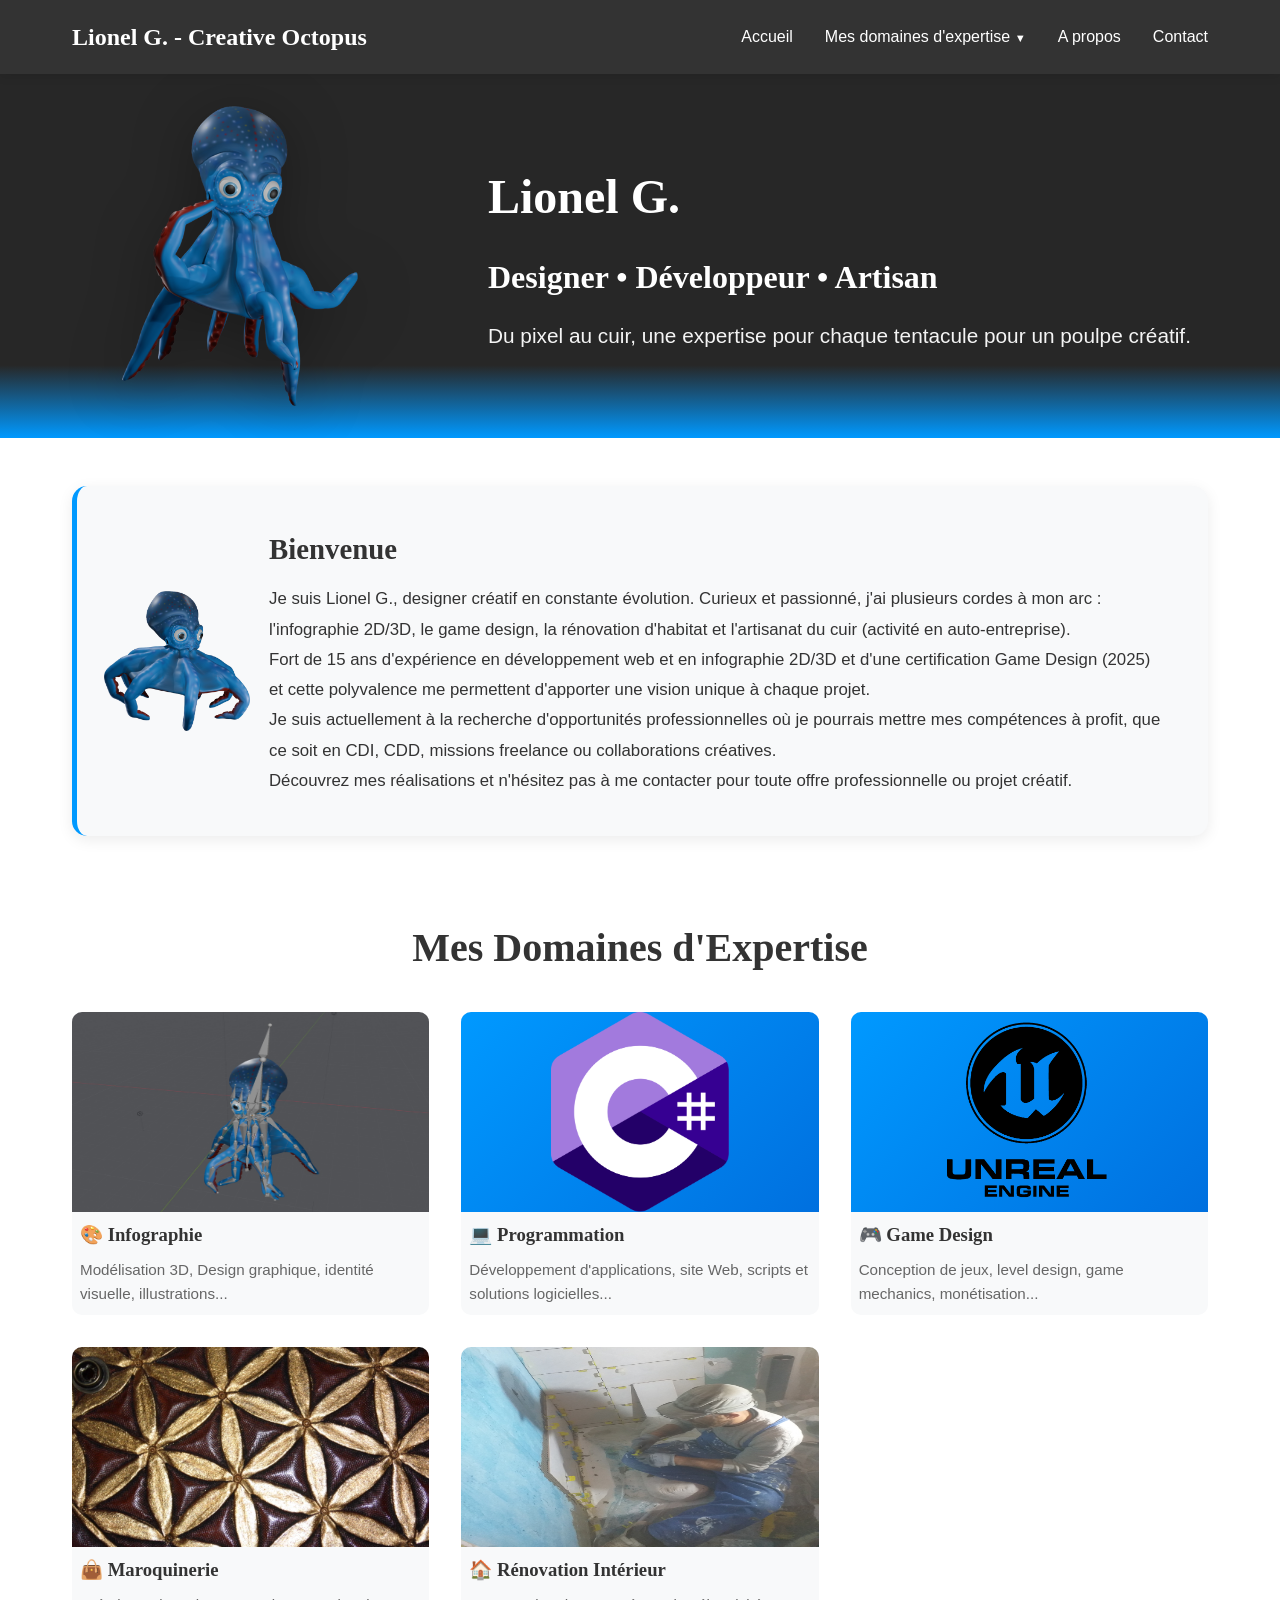
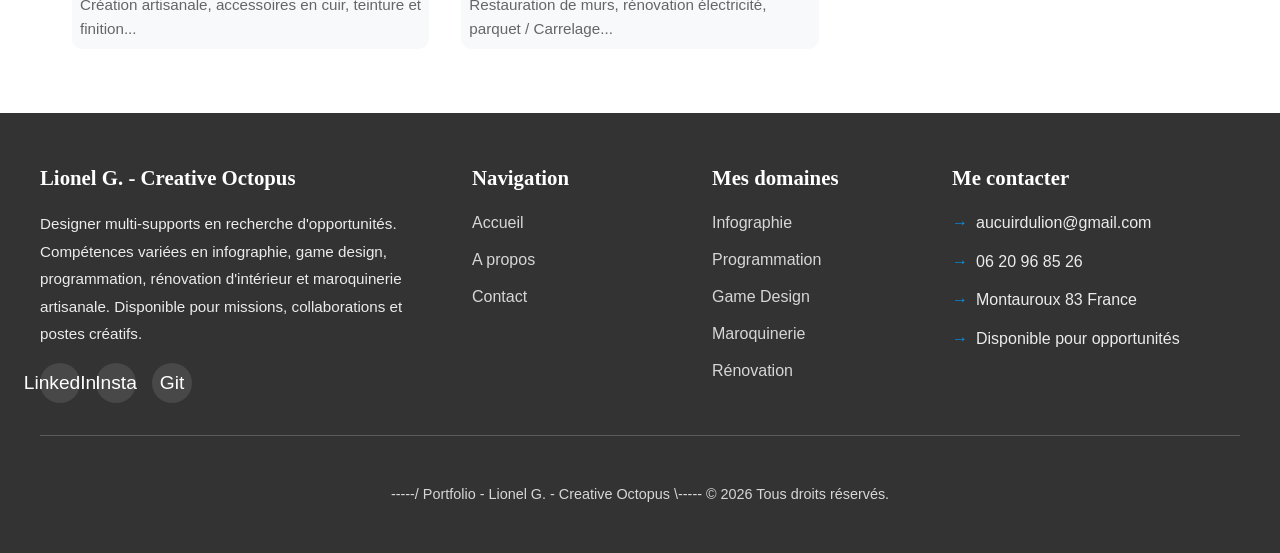
<file: index.html>
<!DOCTYPE html>
<html lang="fr">
<head>
    <meta charset="UTF-8">
    <meta name="viewport" content="width=device-width, initial-scale=1.0">
    <title>Portfolio Lionel G. - Creative Octopus</title>
    <link rel="stylesheet" href="assets/css/portfolio.css">
</head>
<body>
    <header>
        <nav>
    <div class="logo">Lionel G. - Creative Octopus</div>
    <button class="menu-toggle" onclick="toggleMenu()">|||</button>
    <ul class="nav-links" id="navMenu">
        <li><a href="index.html">Accueil</a></li>
        <li class="dropdown">
            <a class="dropdown-toggle">Mes domaines d'expertise </a>
            <ul class="dropdown-menu">
                <li><a href="infographie.html">🎨 Infographie</a></li>
                <li><a href="programmation.html">💻 Programmation</a></li>
                <li><a href="gamedesign.html">🎮 Game Design</a></li>
                <li><a href="maroquinerie.html">👜 Maroquinerie</a></li>
				 <li><a href="renovation.html">🏠  Rénovation Intérieur</a></li>
            </ul>
        </li>
        <li><a href="apropos.html">A propos</a></li>
        <li><a href="contact.html">Contact</a></li>
    </ul>
</nav>
    </header>
    <section class="hero">
        <div class="hero-container image-left">
            <div class="hero-image">
                <img src="assets/images/Poulpi/pp2.png" alt="Mascotte du portfolio">
            </div>
            <div class="hero-content">
                <h1>Lionel G. </h1><h2>Designer • Développeur • Artisan</h2>
				<p>Du pixel au cuir, une expertise pour chaque tentacule pour un poulpe créatif.</p>
            </div>
        </div>
    </section>
    <section class="domain-intro">
        <div class="domain-intro-container">
            <div class="domain-acdl-icon"><img src="assets/images/Poulpi/pp3.png" alt="Mascotte du portfolio" height="100%"></div>
            <div class="domain-intro-content">
                <h2>Bienvenue</h2>
                <p>Je suis Lionel G., designer créatif en constante évolution. Curieux et passionné, j'ai plusieurs cordes à mon arc : l'infographie 2D/3D, le game design, la rénovation d'habitat et l'artisanat du cuir (activité en auto-entreprise).<br/>
					Fort de 15 ans d'expérience en développement web et en infographie 2D/3D et d'une certification 
    Game Design (2025) et cette polyvalence me permettent d'apporter une vision unique à chaque projet.<br/>Je suis actuellement à la recherche d'opportunités professionnelles où je pourrais mettre mes compétences à profit, que ce soit en CDI, CDD, missions freelance ou collaborations créatives.<br/>
					Découvrez mes réalisations et n'hésitez pas à me contacter pour toute offre professionnelle ou projet créatif.</p>
            </div>
        </div>
    </section>
    <section class="categories">
        <h2 class="section-title">Mes Domaines d'Expertise</h2>
        <div class="category-grid">
            <a href="infographie.html" class="category-card">
                <div class="category-image"><img src="./assets/images/projets/infographie/3D/poulpi.jpg" alt="Infographie" width="100%" height="100%"></div>
                <div class="category-content">
                    <h3>🎨 Infographie</h3>
                    <p>Modélisation 3D, Design graphique, identité visuelle, illustrations...</p>
                </div>
            </a>
            <a href="programmation.html" class="category-card">
                <div class="category-image"><img src="./assets/images/logo/csharp.png" alt="Programmation" height="100%"></div>
                <div class="category-content">
                    <h3>💻 Programmation</h3>
        			<p>Développement d'applications, site Web, scripts et solutions logicielles...</p>
                </div>
            </a>
            <a href="gamedesign.html" class="category-card">
                <div class="category-image"><img src="./assets/images/logo/unreal.png" alt="Gamedesign" height="100%"></div>
                <div class="category-content">
                    <h3>🎮 Game Design</h3>
                    <p>Conception de jeux, level design, game mechanics, monétisation...</p>
                </div>
            </a>
			<a href="maroquinerie.html" class="category-card">
                <div class="category-image"><img src="./assets/images/projets/cuir/SAM_6134.JPG" alt="Maroquinerie" width="100%" height="100%"></div>
                <div class="category-content">
                    <h3>👜 Maroquinerie</h3>
                    <p>Création artisanale, accessoires en cuir, teinture et finition...</p>
                </div>
            </a>
            <a href="renovation.html" class="category-card">
                <div class="category-image"><img src="./assets/images/projets/renov/sdb/me1.jpg" alt="Renovation" width="100%" height="100%"></div>
                <div class="category-content">
                    <h3>🏠 Rénovation Intérieur</h3>
                    <p>Restauration de murs, rénovation électricité, parquet / Carrelage...</p>
                </div>
            </a>
        </div>
    </section>
    <footer>
    	<div class="footer-container">
	<div class="footer-section">
		<h3>Lionel G. - Creative Octopus</h3>
		<p>			
			Designer multi-supports en recherche d'opportunités. Compétences variées 
			en infographie, game design, programmation, rénovation d'intérieur et maroquinerie artisanale. 
			Disponible pour missions, collaborations et postes créatifs.
		</p>
		<div class="footer-social">
			<a href="#" title="LinkedIn">LinkedIn</a>
			<a href="#" title="Instagram">Insta</a>
			<a href="#" title="GitHub">Git</a>
		</div>
	</div>
	<div class="footer-section">
		<h3>Navigation</h3>
		<ul class="footer-links">
			<li><a href="index.html">Accueil</a></li>
			<li><a href="apropos.html">A propos</a></li>
			<li><a href="contact.html">Contact</a></li>
		</ul>
	</div>
	<div class="footer-section">
		<h3>Mes domaines</h3>
		<ul class="footer-links">
			<li><a href="infographie.html">Infographie</a></li>
			<li><a href="programmation.html">Programmation</a></li>
			<li><a href="gamedesign.html">Game Design</a></li>
			<li><a href="maroquinerie.html">Maroquinerie</a></li>
			<li><a href="renovation.html">Rénovation</a></li>
		</ul>
	</div>
	<div class="footer-section">
		<h3>Me contacter</h3>
		<ul class="footer-contact-info">
			<li>aucuirdulion@gmail.com</li>
			<li>06 20 96 85 26</li>
			<li>Montauroux 83 France</li>
			<li>Disponible pour opportunités</li>
		</ul>
	</div>
</div>
    <div class="footer-bottom"><br>
	<p>-----/  Portfolio - Lionel G. - Creative Octopus \----- &copy; <span id="year"></span> Tous droits réservés.</p><br />
</div>
    </footer>
    <script charset="utf-8" src="assets/js/portfolio.js"></script>
    <script>document.getElementById('year').textContent = new Date().getFullYear();</script>
</body>
</html>
</file>
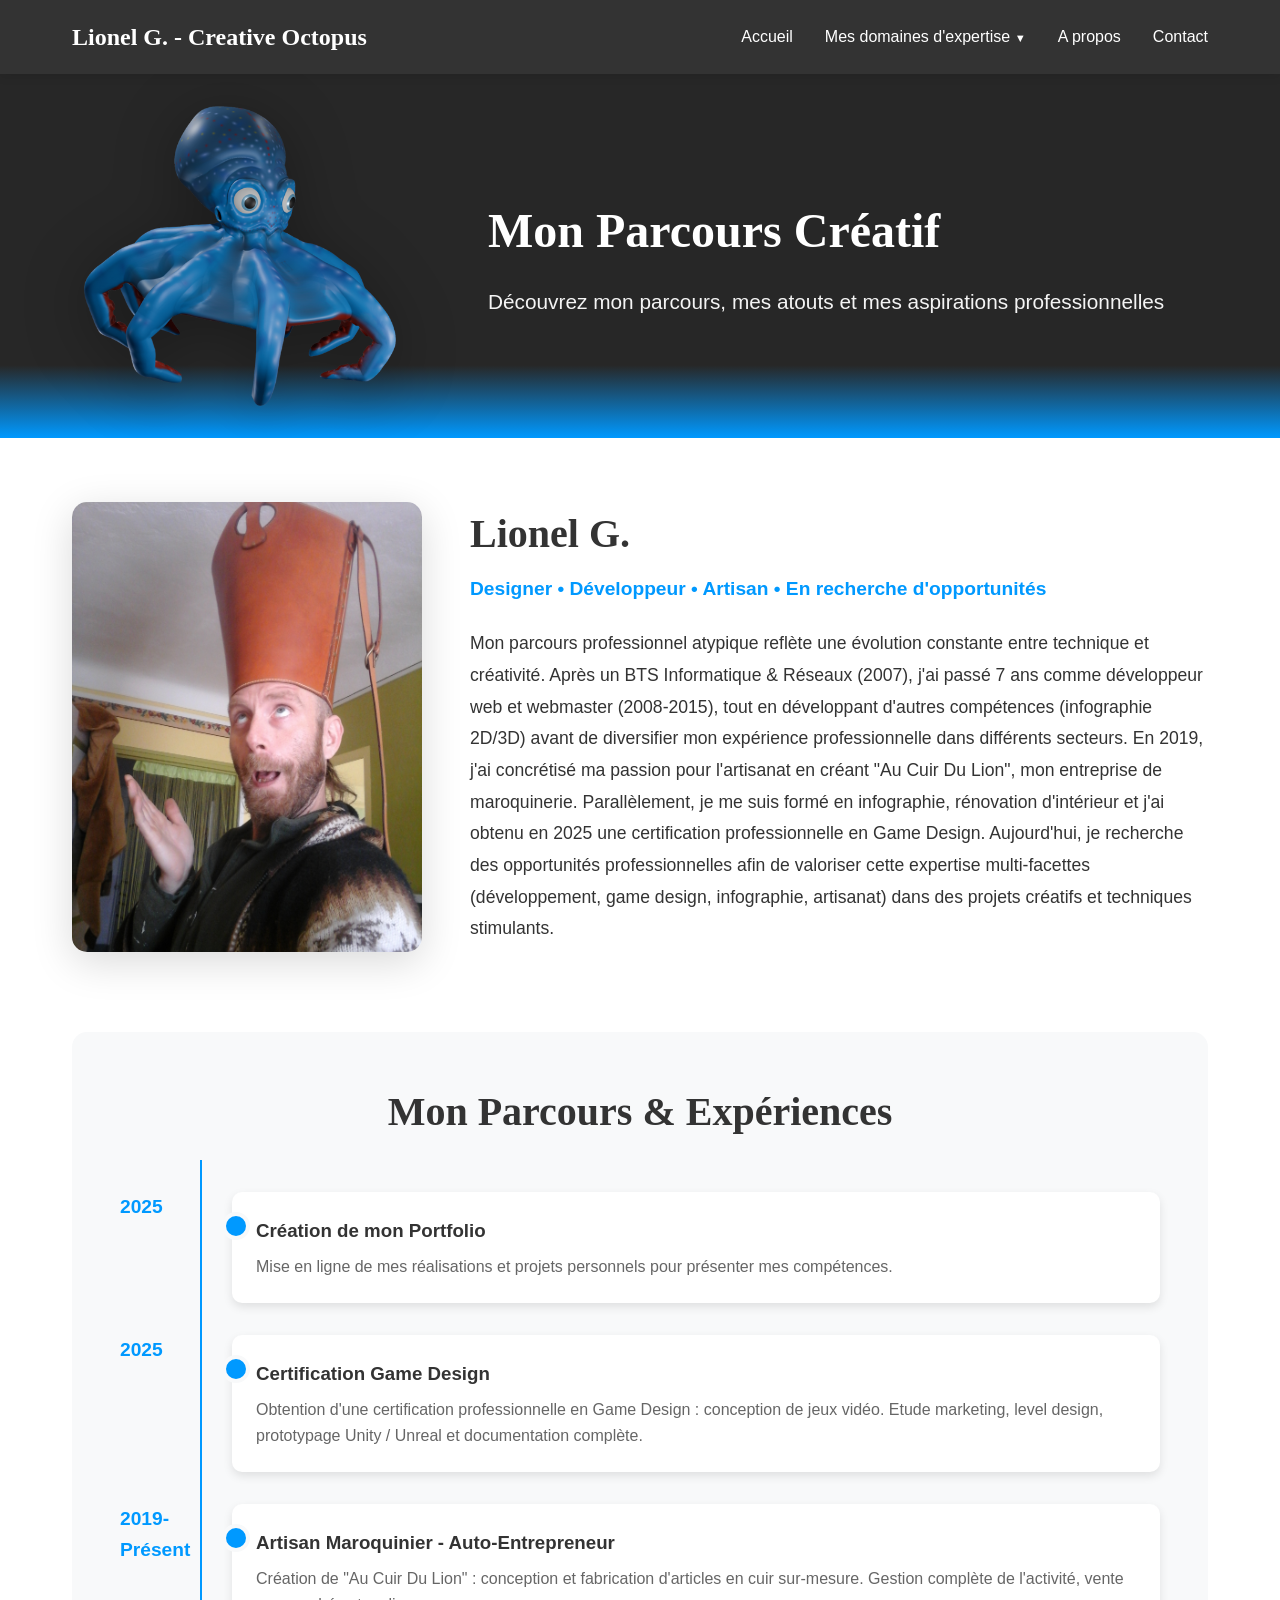
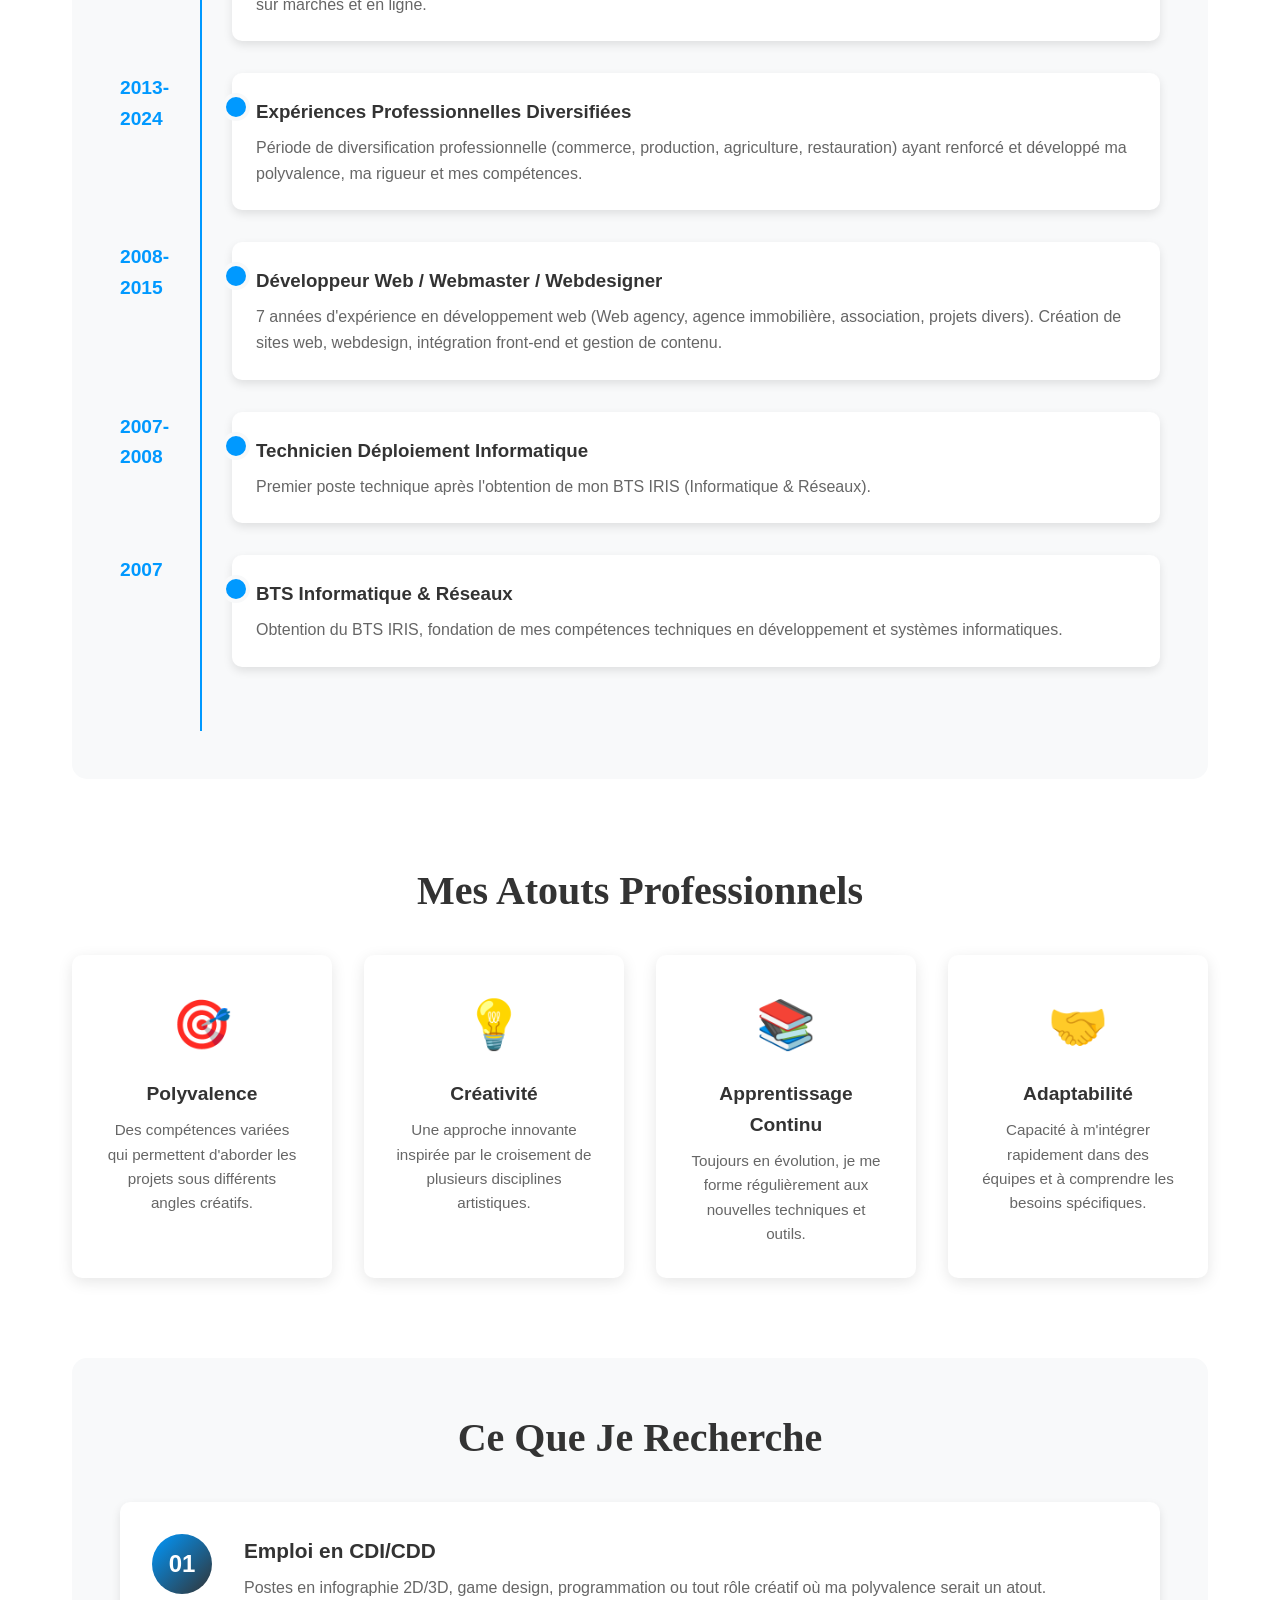
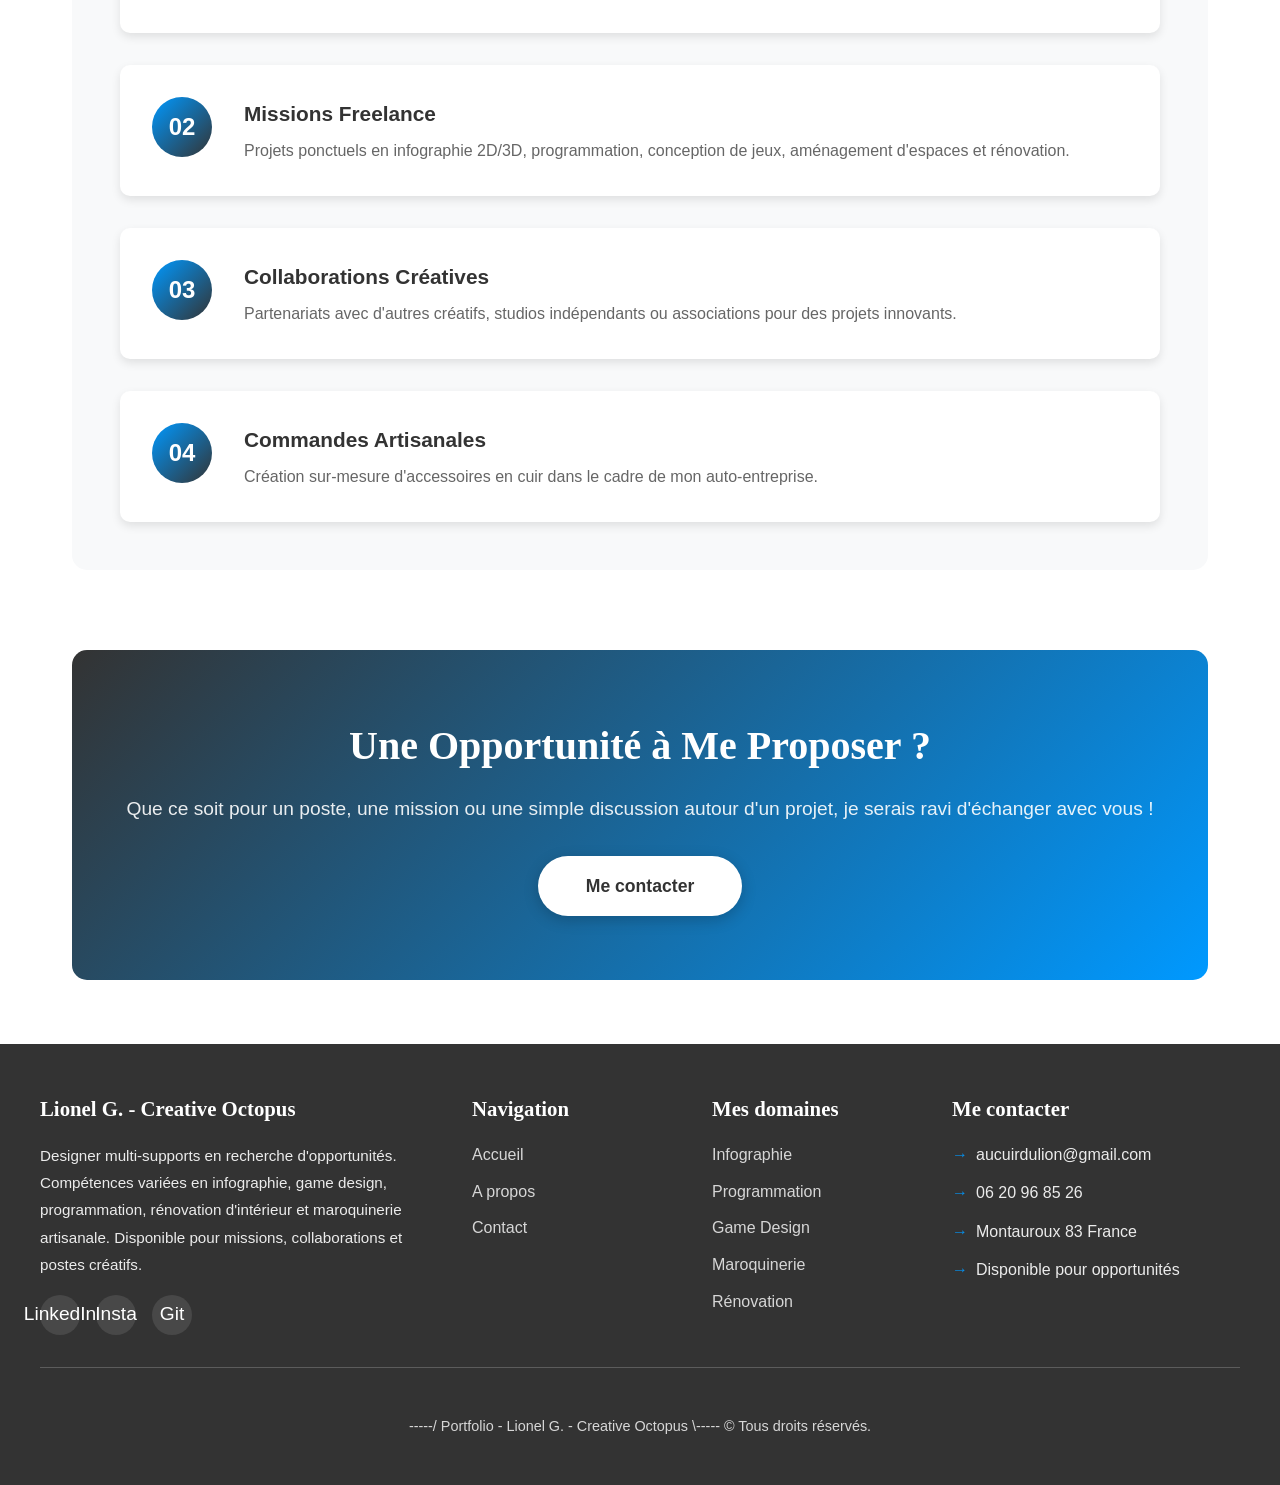
<file: apropos.html>
<!DOCTYPE html>
<html lang="fr">
<head>
    <meta charset="UTF-8">
    <meta name="viewport" content="width=device-width, initial-scale=1.0">
    <title>A propos - Portfolio Lionel G. - Creative Octopus</title>
    <link rel="stylesheet" href="assets/css/portfolio.css">
</head>
<body>
    <header>
        <nav>
    <div class="logo">Lionel G. - Creative Octopus</div>
    <button class="menu-toggle" onclick="toggleMenu()">|||</button>
    <ul class="nav-links" id="navMenu">
        <li><a href="index.html">Accueil</a></li>
        <li class="dropdown">
            <a class="dropdown-toggle">Mes domaines d'expertise </a>
            <ul class="dropdown-menu">
                <li><a href="infographie.html">🎨 Infographie</a></li>
                <li><a href="programmation.html">💻 Programmation</a></li>
                <li><a href="gamedesign.html">🎮 Game Design</a></li>
                <li><a href="maroquinerie.html">👜 Maroquinerie</a></li>
				 <li><a href="renovation.html">🏠  Rénovation Intérieur</a></li>
            </ul>
        </li>
        <li><a href="apropos.html">A propos</a></li>
        <li><a href="contact.html">Contact</a></li>
    </ul>
</nav>
    </header>
    <section class="hero">
        <div class="hero-container image-left">
            <div class="hero-image">
                <img src="assets/images/Poulpi/pp3.png" alt="Illustration créative">
            </div>
            <div class="hero-content">
                <h1>Mon Parcours Créatif</h1>
				<p>Découvrez mon parcours, mes atouts et mes aspirations professionnelles</p>
            </div>
        </div>
    </section>
    <section class="about-full-section">
        <div class="about-full-container">
            <div class="about-intro">
                <div class="about-photo">
                    <img src="assets/images/profil.jpg" alt="Photo professionnelle">
                </div>
                <div class="about-bio">
                    <h2>Lionel G.</h2>
                    <p class="about-subtitle">Designer • Développeur • Artisan • En recherche d'opportunités</p>
                    <p class="about-description">
					Mon parcours professionnel atypique reflète une évolution constante entre technique 
    et créativité. Après un BTS Informatique & Réseaux (2007), j'ai passé 7 ans 
    comme développeur web et webmaster (2008-2015), tout en développant d'autres compétences (infographie 2D/3D) avant de diversifier mon 
    expérience professionnelle dans différents secteurs. En 2019, j'ai concrétisé 
    ma passion pour l'artisanat en créant "Au Cuir Du Lion", mon entreprise de 
    maroquinerie. Parallèlement, je me suis formé en infographie, rénovation 
    d'intérieur et j'ai obtenu en 2025 une certification professionnelle en Game Design. 
    Aujourd'hui, je recherche des opportunités professionnelles afin de valoriser cette expertise multi-facettes (développement, 
    game design, infographie, artisanat) dans des projets créatifs et techniques stimulants.
                    </p>
                </div>
            </div>
            <div class="about-timeline">
                <h2 class="section-title">Mon Parcours & Expériences</h2>
                <div class="timeline">
				
                    <div class="timeline-item">
                        <div class="timeline-year">2025</div>
                        <div class="timeline-content">
                            <h3>Création de mon Portfolio</h3>
                            <p>Mise en ligne de mes réalisations et projets personnels pour présenter mes compétences.</p>
                        </div>
                    </div>
					<div class="timeline-item">
						<div class="timeline-year">2025</div>
						<div class="timeline-content">
							<h3>Certification Game Design</h3>
							<p>Obtention d'une certification professionnelle en Game Design : conception 
							de jeux vidéo. Etude marketing, level design, prototypage Unity / Unreal et 
							documentation complète.</p>
						</div>
					</div>
					
					<div class="timeline-item">
						<div class="timeline-year">2019-Présent</div>
						<div class="timeline-content">
							<h3>Artisan Maroquinier - Auto-Entrepreneur</h3>
							<p>Création de "Au Cuir Du Lion" : conception et fabrication 
							d'articles en cuir sur-mesure. Gestion complète de l'activité, 
							vente sur marchés et en ligne.</p>
						</div>
					</div>
					
					<div class="timeline-item">
						<div class="timeline-year">2013-2024</div>
						<div class="timeline-content">
							<h3>Expériences Professionnelles Diversifiées</h3>
							<p>Période de diversification professionnelle (commerce, production, 
							agriculture, restauration) ayant renforcé et développé ma polyvalence, ma rigueur 
							et mes compétences.</p>
						</div>
					</div>
					
					<div class="timeline-item">
						<div class="timeline-year">2008-2015</div>
						<div class="timeline-content">
							<h3>Développeur Web / Webmaster / Webdesigner</h3>
							<p>7 années d'expérience en développement web (Web agency, agence immobilière, 
							association, projets divers). Création de sites web, webdesign, 
							intégration front-end et gestion de contenu.</p>
						</div>
					</div>
					
					<div class="timeline-item">
						<div class="timeline-year">2007-2008</div>
						<div class="timeline-content">
							<h3>Technicien Déploiement Informatique</h3>
							<p>Premier poste technique après l'obtention de mon BTS IRIS (Informatique & Réseaux).</p>
						</div>
					</div>
					
					<div class="timeline-item">
						<div class="timeline-year">2007</div>
						<div class="timeline-content">
							<h3>BTS Informatique & Réseaux</h3>
							<p>Obtention du BTS IRIS, fondation de mes compétences techniques 
							en développement et systèmes informatiques.</p>
						</div>
					</div>
					
                </div>
            </div>
            <div class="about-philosophy">
                <h2 class="section-title">Mes Atouts Professionnels</h2>
                <div class="philosophy-grid">
                    <div class="philosophy-card">
                        <div class="philosophy-icon">🎯</div>
                        <h3>Polyvalence</h3>
                        <p>Des compétences variées qui permettent d'aborder les projets sous différents angles créatifs.</p>
                    </div>
                    <div class="philosophy-card">
                        <div class="philosophy-icon">💡</div>
                        <h3>Créativité</h3>
                        <p>Une approche innovante inspirée par le croisement de plusieurs disciplines artistiques.</p>
                    </div>
                    <div class="philosophy-card">
                        <div class="philosophy-icon">📚</div>
                        <h3>Apprentissage Continu</h3>
                        <p>Toujours en évolution, je me forme régulièrement aux nouvelles techniques et outils.</p>
                    </div>
                    <div class="philosophy-card">
                        <div class="philosophy-icon">🤝</div>
                        <h3>Adaptabilité</h3>
                        <p>Capacité à m'intégrer rapidement dans des équipes et à comprendre les besoins spécifiques.</p>
                    </div>
                </div>
            </div>
            <div class="about-why">
                <h2 class="section-title">Ce Que Je Recherche</h2>
                <div class="why-list">
                    <div class="why-item">
                        <span class="why-number">01</span>
                        <div class="why-content">
                            <h3>Emploi en CDI/CDD</h3>
                            <p>Postes en infographie 2D/3D, game design, programmation ou tout rôle créatif où ma polyvalence serait un atout.</p>
                        </div>
                    </div>
                    <div class="why-item">
                        <span class="why-number">02</span>
                        <div class="why-content">
                            <h3>Missions Freelance</h3>
                            <p>Projets ponctuels en infographie 2D/3D, programmation, conception de jeux, aménagement d'espaces et rénovation.</p>
                        </div>
                    </div>
                    <div class="why-item">
                        <span class="why-number">03</span>
                        <div class="why-content">
                            <h3>Collaborations Créatives</h3>
                            <p>Partenariats avec d'autres créatifs, studios indépendants ou associations pour des projets innovants.</p>
                        </div>
                    </div>
                    <div class="why-item">
                        <span class="why-number">04</span>
                        <div class="why-content">
                            <h3>Commandes Artisanales</h3>
                            <p>Création sur-mesure d'accessoires en cuir dans le cadre de mon auto-entreprise.</p>
                        </div>
                    </div>
                </div>
            </div>
            <div class="about-cta">
                <h2>Une Opportunité à Me Proposer ?</h2>
                <p>Que ce soit pour un poste, une mission ou une simple discussion autour d'un projet, je serais ravi d'échanger avec vous !</p>
                <a href="contact.html" class="cta-button">Me contacter</a>
            </div>
        </div>
    </section>
    <footer>
    	<div class="footer-container">
	<div class="footer-section">
		<h3>Lionel G. - Creative Octopus</h3>
		<p>			
			Designer multi-supports en recherche d'opportunités. Compétences variées 
			en infographie, game design, programmation, rénovation d'intérieur et maroquinerie artisanale. 
			Disponible pour missions, collaborations et postes créatifs.
		</p>
		<div class="footer-social">
			<a href="#" title="LinkedIn">LinkedIn</a>
			<a href="#" title="Instagram">Insta</a>
			<a href="#" title="GitHub">Git</a>
		</div>
	</div>
	<div class="footer-section">
		<h3>Navigation</h3>
		<ul class="footer-links">
			<li><a href="index.html">Accueil</a></li>
			<li><a href="apropos.html">A propos</a></li>
			<li><a href="contact.html">Contact</a></li>
		</ul>
	</div>
	<div class="footer-section">
		<h3>Mes domaines</h3>
		<ul class="footer-links">
			<li><a href="infographie.html">Infographie</a></li>
			<li><a href="programmation.html">Programmation</a></li>
			<li><a href="gamedesign.html">Game Design</a></li>
			<li><a href="maroquinerie.html">Maroquinerie</a></li>
			<li><a href="renovation.html">Rénovation</a></li>
		</ul>
	</div>
	<div class="footer-section">
		<h3>Me contacter</h3>
		<ul class="footer-contact-info">
			<li>aucuirdulion@gmail.com</li>
			<li>06 20 96 85 26</li>
			<li>Montauroux 83 France</li>
			<li>Disponible pour opportunités</li>
		</ul>
	</div>
</div>
    <div class="footer-bottom"><br>
	<p>-----/  Portfolio - Lionel G. - Creative Octopus \----- &copy; <span id="year"></span> Tous droits réservés.</p><br />
</div>
    </footer>
    <script charset="utf-8" src="assets/js/portfolio.js">
    	document.getElementById('year').textContent = new Date().getFullYear();
    </script>
</body>
</html>
</file>
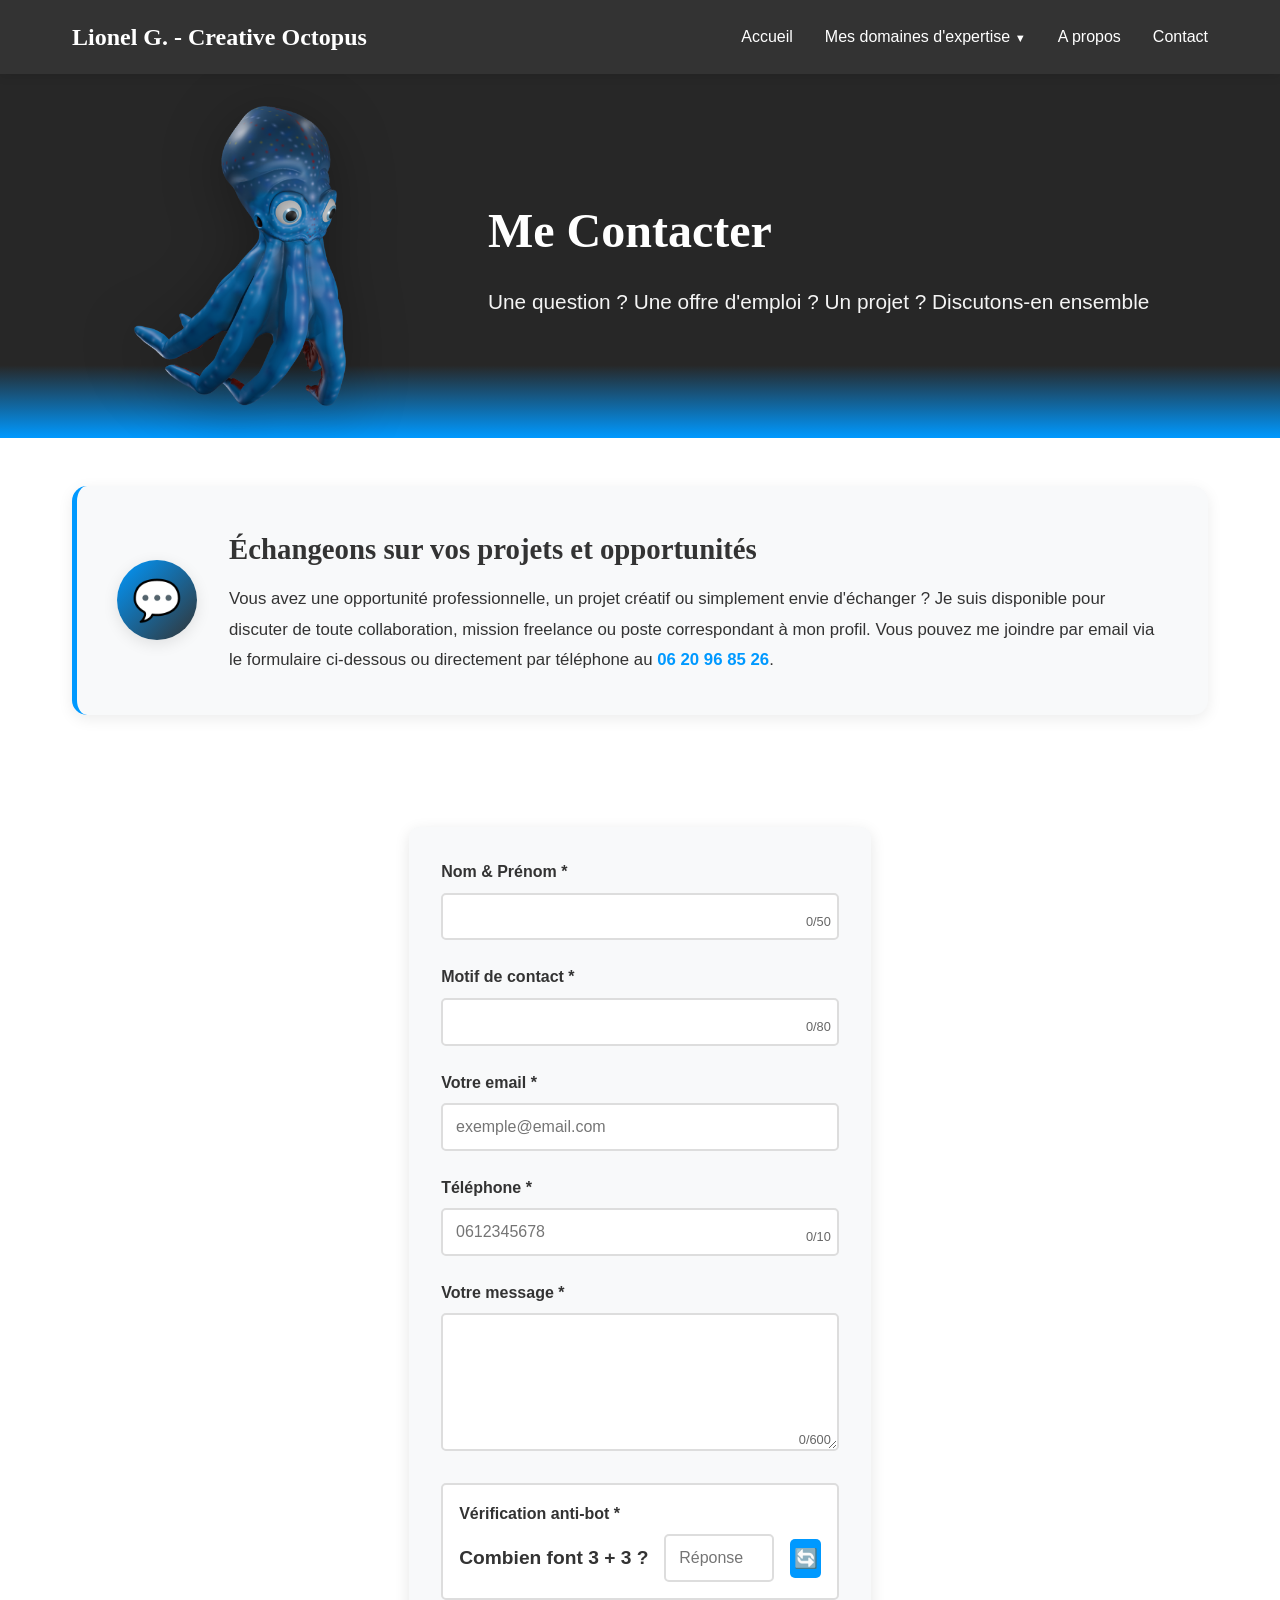
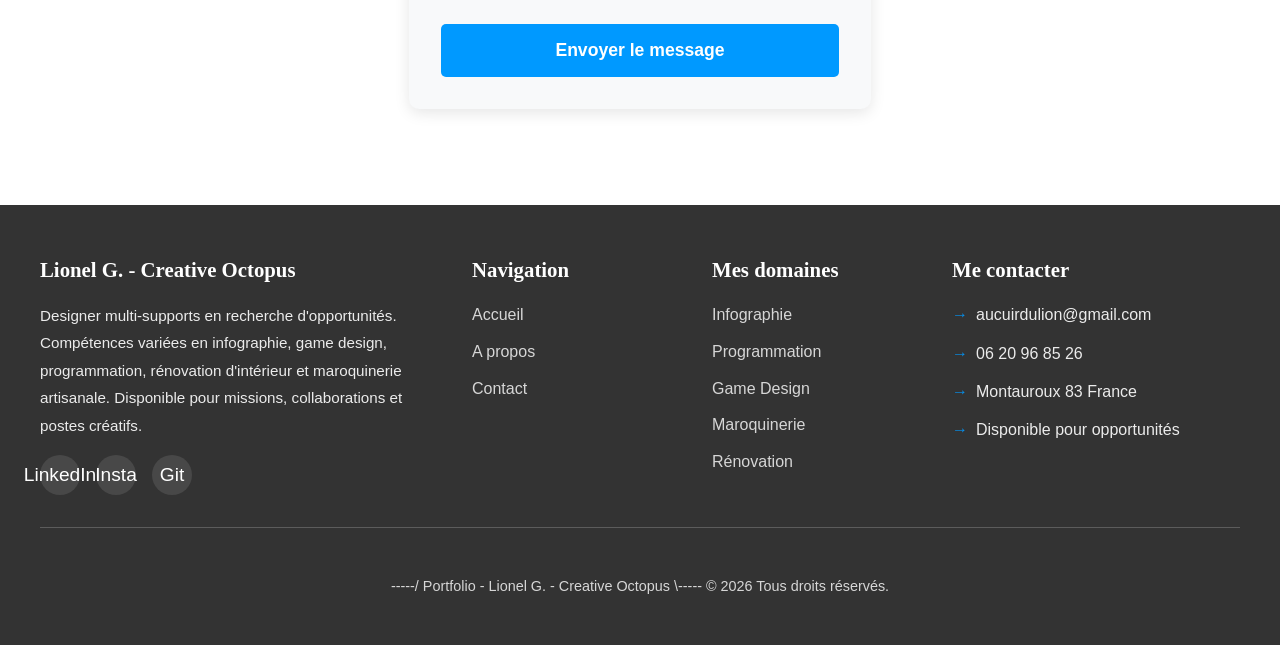
<file: contact.html>
<!DOCTYPE html>
<html lang="fr">
<head>
    <meta charset="UTF-8">
    <meta name="viewport" content="width=device-width, initial-scale=1.0">
    <title>Contact - Portfolio Lionel G. - Creative Designer</title>
    <link rel="stylesheet" href="assets/css/portfolio.css">
</head>
<body>
    <!-- HEADER -->
    <header>
        <nav>
    <div class="logo">Lionel G. - Creative Octopus</div>
    <button class="menu-toggle" onclick="toggleMenu()">|||</button>
    <ul class="nav-links" id="navMenu">
        <li><a href="index.html">Accueil</a></li>
        <li class="dropdown">
            <a class="dropdown-toggle">Mes domaines d'expertise </a>
            <ul class="dropdown-menu">
                <li><a href="infographie.html">🎨 Infographie</a></li>
                <li><a href="programmation.html">💻 Programmation</a></li>
                <li><a href="gamedesign.html">🎮 Game Design</a></li>
                <li><a href="maroquinerie.html">👜 Maroquinerie</a></li>
				 <li><a href="renovation.html">🏠  Rénovation Intérieur</a></li>
            </ul>
        </li>
        <li><a href="apropos.html">A propos</a></li>
        <li><a href="contact.html">Contact</a></li>
    </ul>
</nav>
    </header>
 
    <!-- HERO -->
    <section class="hero">
        <div class="hero-container image-left">
            <div class="hero-image">
                <img src="assets/images/Poulpi/pp1.png" alt="Illustration créative">
            </div>
            <div class="hero-content">
               <h1>Me Contacter</h1>
    <p>Une question ? Une offre d'emploi ? Un projet ? Discutons-en ensemble</p>
            </div>
        </div>
    </section>

<!-- SECTION PRÉSENTATION CONTACT -->
<section class="domain-intro">
    <div class="domain-intro-container">
        <div class="domain-intro-icon">💬</div>
        <div class="domain-intro-content">
            <h2>Échangeons sur vos projets et opportunités</h2>
            <p>
                Vous avez une opportunité professionnelle, un projet créatif ou simplement 
                envie d'échanger ? Je suis disponible pour discuter de toute collaboration, 
                mission freelance ou poste correspondant à mon profil. Vous pouvez me joindre 
                par email via le formulaire ci-dessous ou directement par téléphone au 
                <strong style="color: var(--color-secondary);">06 20 96 85 26</strong>.
            </p>
        </div>
    </div>
</section>

    <!-- FORMULAIRE DE CONTACT -->
    <section class="contact-section">
        <form id="contactForm" class="contact-form">
            <!-- Nom Prénom -->
            <div class="form-group">
                <label for="name">Nom & Prénom *</label>
                <input 
                    type="text" 
                    id="name" 
                    name="name" 
                    maxlength="50" 
                    required
                    pattern="[A-Za-zÀ-ÿ\s\-']+"
                    title="Lettres uniquement (50 caractères max)"
                >
                <span class="char-count" id="nameCount">0/50</span>
            </div>

            <!-- Motif de contact -->
            <div class="form-group">
                <label for="subject">Motif de contact *</label>
                <input 
                    type="text" 
                    id="subject" 
                    name="subject" 
                    maxlength="80" 
                    required
                    pattern="[A-Za-zÀ-ÿ\s\-']+"
                    title="Lettres uniquement (80 caractères max)"
                >
                <span class="char-count" id="subjectCount">0/80</span>
            </div>

            <!-- Email expéditeur -->
            <div class="form-group">
                <label for="email">Votre email *</label>
                <input 
                    type="email" 
                    id="email" 
                    name="email" 
                    required
                    title="Adresse email valide requise"
                    placeholder="exemple@email.com"
                >
            </div>

            <!-- Téléphone -->
            <div class="form-group">
                <label for="phone">Téléphone *</label>
                <input 
                    type="tel" 
                    id="phone" 
                    name="phone" 
                    required
                    pattern="[0-9]{10}"
                    maxlength="10"
                    title="10 chiffres uniquement (sans espaces)"
                    placeholder="0612345678"
                >
                <span class="char-count" id="phoneCount">0/10</span>
            </div>

            <!-- Message -->
            <div class="form-group">
                <label for="message">Votre message *</label>
                <textarea 
                    id="message" 
                    name="message" 
                    rows="6" 
                    maxlength="600" 
                    required
                ></textarea>
                <span class="char-count" id="messageCount">0/600</span>
            </div>

            <!-- CAPTCHA Anti-bot -->
            <div class="form-group captcha-group">
                <label>Vérification anti-bot *</label>
                <div class="captcha-box">
                    <span id="captchaQuestion"></span>
                    <input 
                        type="number" 
                        id="captchaAnswer" 
                        name="captcha" 
                        required
                        placeholder="Réponse"
                    >
                    <button type="button" onclick="generateCaptcha()" class="captcha-refresh">🔄</button>
                </div>
            </div>

            <!-- Message de statut -->
            <div id="formStatus" class="form-status"></div>

            <!-- Bouton d'envoi -->
            <button type="submit" class="submit-btn">Envoyer le message</button>
        </form>
    </section>

    <!-- FOOTER -->
    <footer>
    	<div class="footer-container">
	<div class="footer-section">
		<h3>Lionel G. - Creative Octopus</h3>
		<p>			
			Designer multi-supports en recherche d'opportunités. Compétences variées 
			en infographie, game design, programmation, rénovation d'intérieur et maroquinerie artisanale. 
			Disponible pour missions, collaborations et postes créatifs.
		</p>
		<div class="footer-social">
			<a href="#" title="LinkedIn">LinkedIn</a>
			<a href="#" title="Instagram">Insta</a>
			<a href="#" title="GitHub">Git</a>
		</div>
	</div>
	<div class="footer-section">
		<h3>Navigation</h3>
		<ul class="footer-links">
			<li><a href="index.html">Accueil</a></li>
			<li><a href="apropos.html">A propos</a></li>
			<li><a href="contact.html">Contact</a></li>
		</ul>
	</div>
	<div class="footer-section">
		<h3>Mes domaines</h3>
		<ul class="footer-links">
			<li><a href="infographie.html">Infographie</a></li>
			<li><a href="programmation.html">Programmation</a></li>
			<li><a href="gamedesign.html">Game Design</a></li>
			<li><a href="maroquinerie.html">Maroquinerie</a></li>
			<li><a href="renovation.html">Rénovation</a></li>
		</ul>
	</div>
	<div class="footer-section">
		<h3>Me contacter</h3>
		<ul class="footer-contact-info">
			<li>aucuirdulion@gmail.com</li>
			<li>06 20 96 85 26</li>
			<li>Montauroux 83 France</li>
			<li>Disponible pour opportunités</li>
		</ul>
	</div>
</div>
    <div class="footer-bottom"><br>
	<p>-----/  Portfolio - Lionel G. - Creative Octopus \----- &copy; <span id="year"></span> Tous droits réservés.</p><br />
</div>
    </footer>

    <script charset="utf-8" src="assets/js/portfolio.js"></script>
    <script>document.getElementById('year').textContent = new Date().getFullYear();</script>
</body>
</html>
</file>
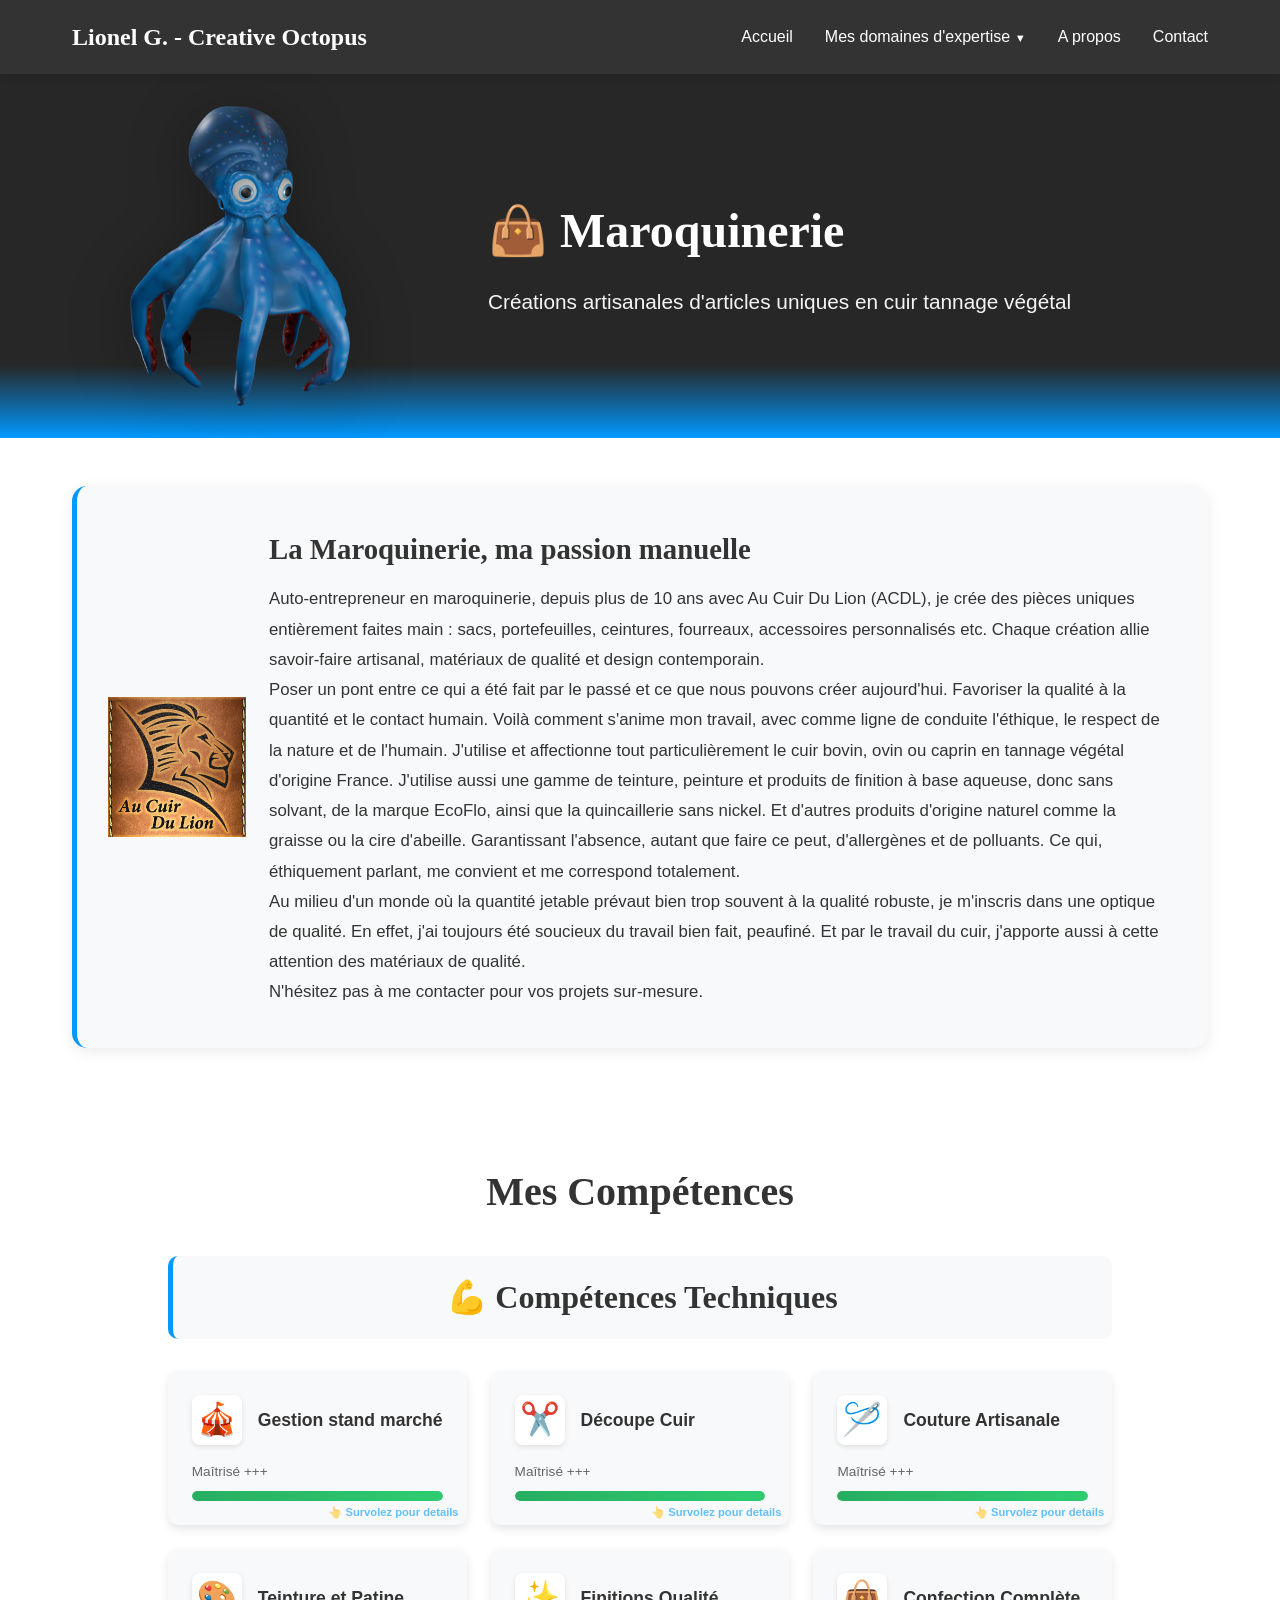
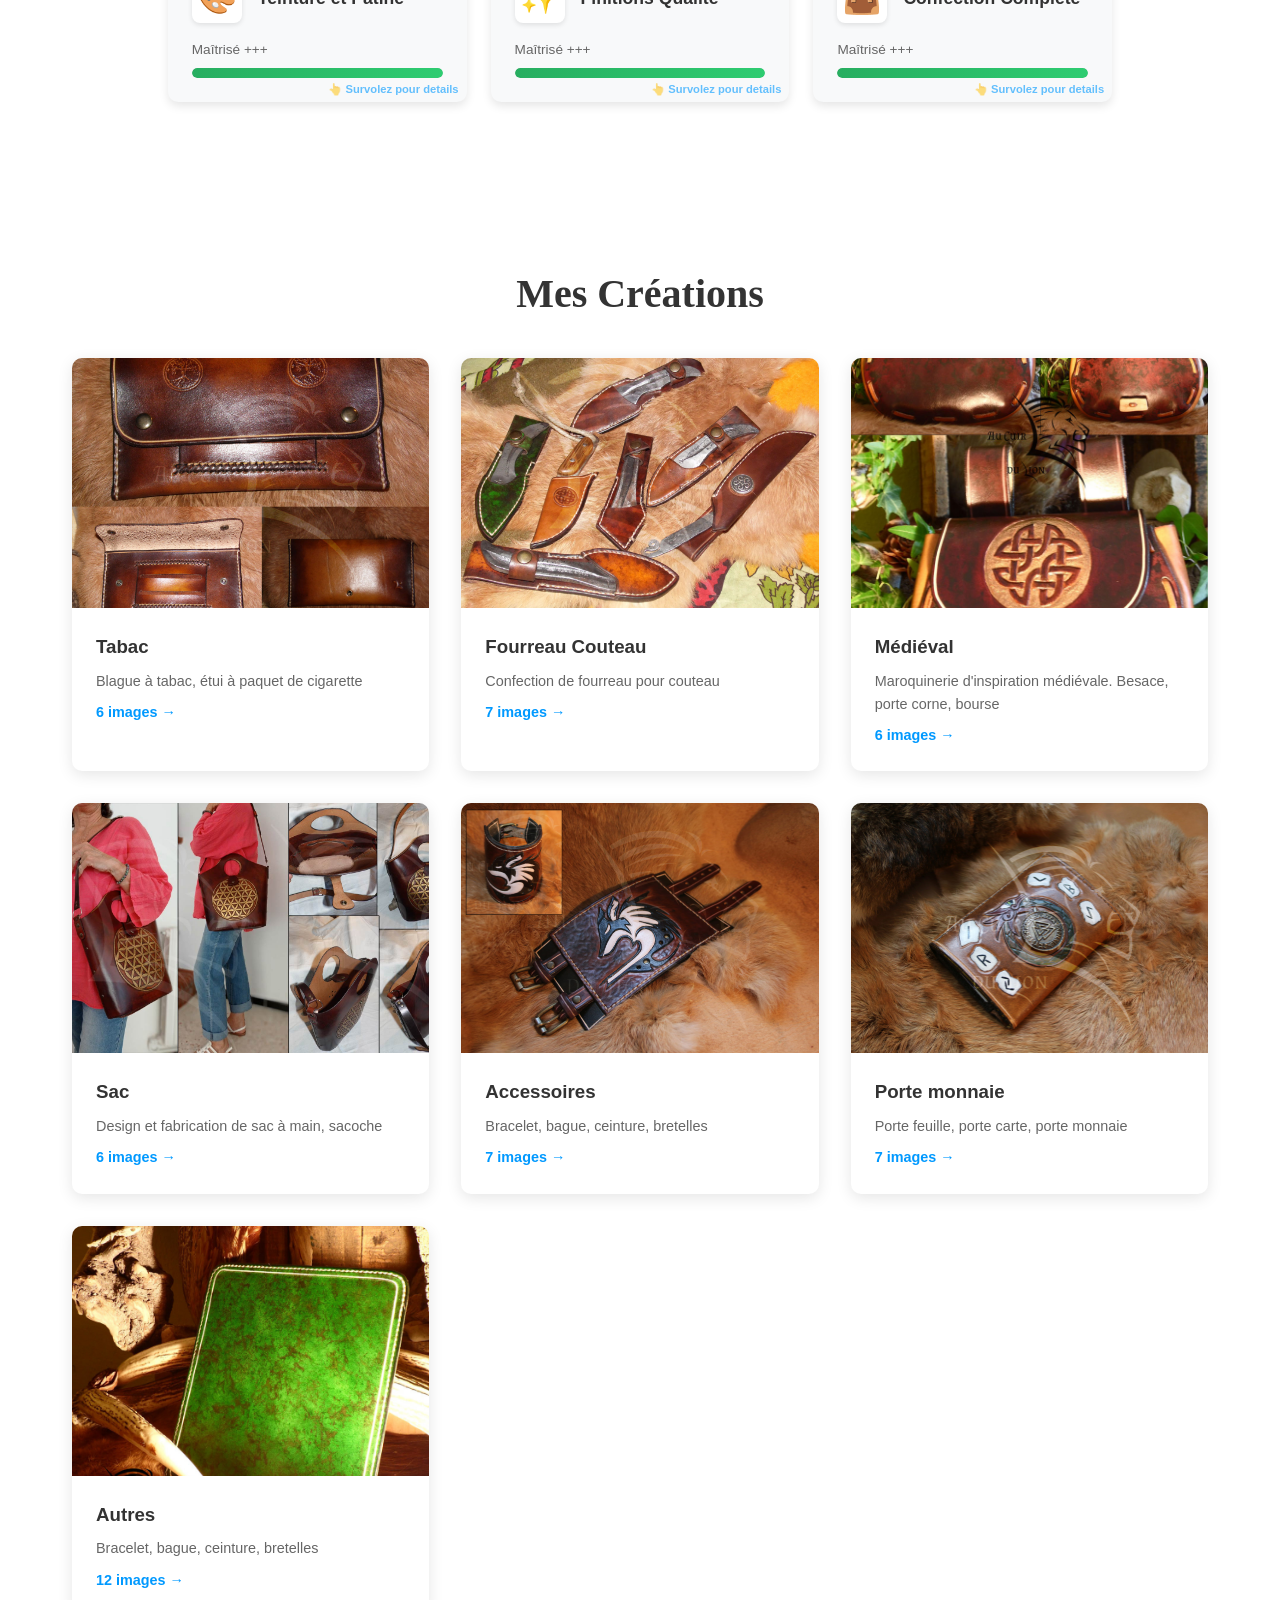
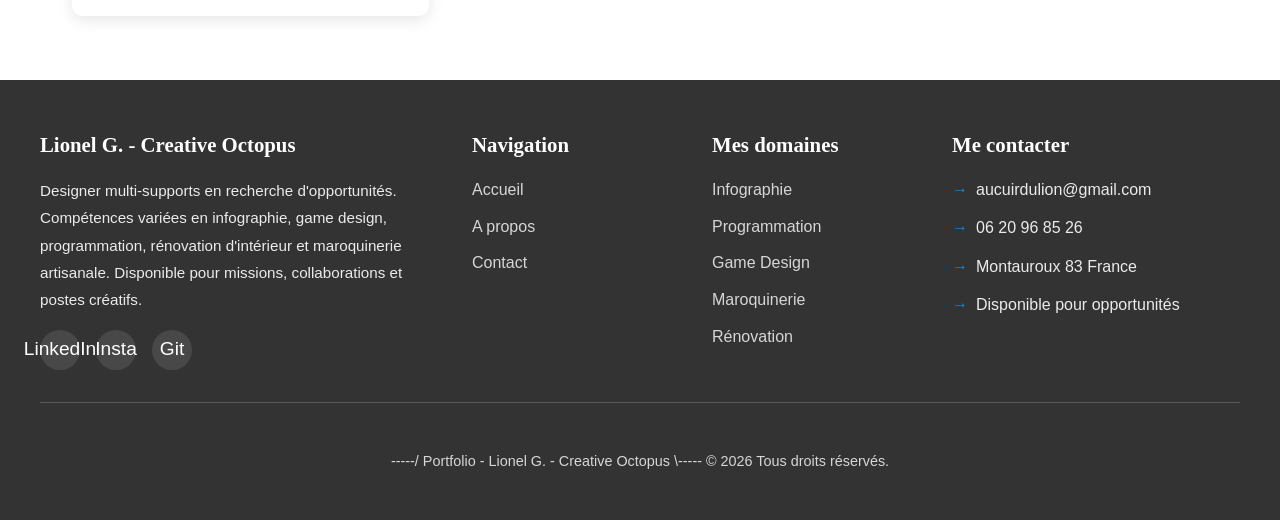
<file: maroquinerie.html>
<!DOCTYPE html>
<html lang="fr">
<head>
    <meta charset="UTF-8">
    <meta name="viewport" content="width=device-width, initial-scale=1.0">
    <title>Maroquinerie - Portfolio Lionel G. - Creative Octopus</title>
    <link rel="stylesheet" href="assets/css/portfolio.css">
</head>
<body>
    <header>
        <nav>
    <div class="logo">Lionel G. - Creative Octopus</div>
    <button class="menu-toggle" onclick="toggleMenu()">|||</button>
    <ul class="nav-links" id="navMenu">
        <li><a href="index.html">Accueil</a></li>
        <li class="dropdown">
            <a class="dropdown-toggle">Mes domaines d'expertise </a>
            <ul class="dropdown-menu">
                <li><a href="infographie.html">🎨 Infographie</a></li>
                <li><a href="programmation.html">💻 Programmation</a></li>
                <li><a href="gamedesign.html">🎮 Game Design</a></li>
                <li><a href="maroquinerie.html">👜 Maroquinerie</a></li>
				 <li><a href="renovation.html">🏠  Rénovation Intérieur</a></li>
            </ul>
        </li>
        <li><a href="apropos.html">A propos</a></li>
        <li><a href="contact.html">Contact</a></li>
    </ul>
</nav>
    </header>
    <section class="hero">
        <div class="hero-container image-left">
            <div class="hero-image">
                <img src="assets/images/Poulpi/pp4.png" alt="Illustration créative">
            </div>
            <div class="hero-content">
                <h1>👜 Maroquinerie</h1>
        <p>Créations artisanales d'articles uniques en cuir tannage végétal</p>
            </div>
        </div>
    </section>
    <section class="domain-intro">
        <div class="domain-intro-container">
            <div class="domain-acdl-icon"><img src="assets/images/projets/infographie/IV/logoUP2.jpg" alt="Au Cuir Du Lion Logo" height="100%"></div>
            <div class="domain-intro-content">
                <h2>La Maroquinerie, ma passion manuelle</h2>
            <p>Auto-entrepreneur en maroquinerie, depuis plus de 10 ans avec Au Cuir Du Lion (ACDL), je crée des pièces uniques entièrement 
                faites main : sacs, portefeuilles, ceintures, fourreaux, accessoires personnalisés etc. 
                Chaque création allie savoir-faire artisanal, matériaux de qualité et design 
                contemporain. 
				<br/>Poser un pont entre ce qui a été fait par le passé et ce que nous pouvons créer aujourd'hui. 
Favoriser la qualité à la quantité et le contact humain. Voilà comment s'anime mon travail, avec comme ligne de conduite l'éthique, le respect de la nature et de l'humain.
J'utilise et affectionne tout particulièrement le cuir bovin, ovin ou caprin en tannage végétal d'origine France. J'utilise aussi une gamme de teinture, peinture et  produits de finition à base aqueuse, donc sans solvant, de la marque EcoFlo,
 ainsi que la quincaillerie sans nickel. Et d'autres produits d'origine naturel comme la graisse ou la cire d'abeille. Garantissant l'absence,
 autant que faire ce peut, d'allergènes et de polluants. Ce qui, éthiquement parlant, me convient et me correspond totalement.<br /> Au milieu d'un monde où la quantité jetable prévaut bien trop souvent à la qualité robuste, 
 je m'inscris dans une optique de qualité. En effet, j'ai toujours été soucieux du travail bien fait, peaufiné. Et par le travail du cuir, j'apporte aussi à cette attention des matériaux de qualité.<br/>
N'hésitez pas à me contacter pour vos projets sur-mesure.
                </p>
            </div>
        </div>
    </section>
    <section class="skills-section">
        <h2 class="section-title">Mes Compétences</h2>
        <div class="skills-grid" id="skillsGrid"></div>
    </section>
    <section class="projects-section">
        <h2 class="section-title">Mes Créations</h2>
        <div class="projects-grid" id="projectsGrid"></div>
    </section>
    <div id="imageModal" class="modal">
        <span class="modal-close" onclick="closeModal()">&times;</span>
        <img class="modal-content" id="modalImage">
        <div class="modal-caption" id="modalCaption"></div>
        <button class="modal-nav modal-prev" onclick="navigateGallery(-1)">❮</button>
        <button class="modal-nav modal-next" onclick="navigateGallery(1)">❯</button>
    </div>
    <footer>
    	<div class="footer-container">
	<div class="footer-section">
		<h3>Lionel G. - Creative Octopus</h3>
		<p>			
			Designer multi-supports en recherche d'opportunités. Compétences variées 
			en infographie, game design, programmation, rénovation d'intérieur et maroquinerie artisanale. 
			Disponible pour missions, collaborations et postes créatifs.
		</p>
		<div class="footer-social">
			<a href="#" title="LinkedIn">LinkedIn</a>
			<a href="#" title="Instagram">Insta</a>
			<a href="#" title="GitHub">Git</a>
		</div>
	</div>
	<div class="footer-section">
		<h3>Navigation</h3>
		<ul class="footer-links">
			<li><a href="index.html">Accueil</a></li>
			<li><a href="apropos.html">A propos</a></li>
			<li><a href="contact.html">Contact</a></li>
		</ul>
	</div>
	<div class="footer-section">
		<h3>Mes domaines</h3>
		<ul class="footer-links">
			<li><a href="infographie.html">Infographie</a></li>
			<li><a href="programmation.html">Programmation</a></li>
			<li><a href="gamedesign.html">Game Design</a></li>
			<li><a href="maroquinerie.html">Maroquinerie</a></li>
			<li><a href="renovation.html">Rénovation</a></li>
		</ul>
	</div>
	<div class="footer-section">
		<h3>Me contacter</h3>
		<ul class="footer-contact-info">
			<li>aucuirdulion@gmail.com</li>
			<li>06 20 96 85 26</li>
			<li>Montauroux 83 France</li>
			<li>Disponible pour opportunités</li>
		</ul>
	</div>
</div>
    <div class="footer-bottom"><br>
	<p>-----/  Portfolio - Lionel G. - Creative Octopus \----- &copy; <span id="year"></span> Tous droits réservés.</p><br />
</div>
    </footer>
    <script charset="utf-8" src="assets/js/portfolio.js"></script>
    <script> 
		document.getElementById('year').textContent = new Date().getFullYear();  
    document.addEventListener('DOMContentLoaded', () => {
        displayProjects('maroquinerie');
        displaySkills('maroquinerie');
    });
</script>
</body>
</html>
</file>
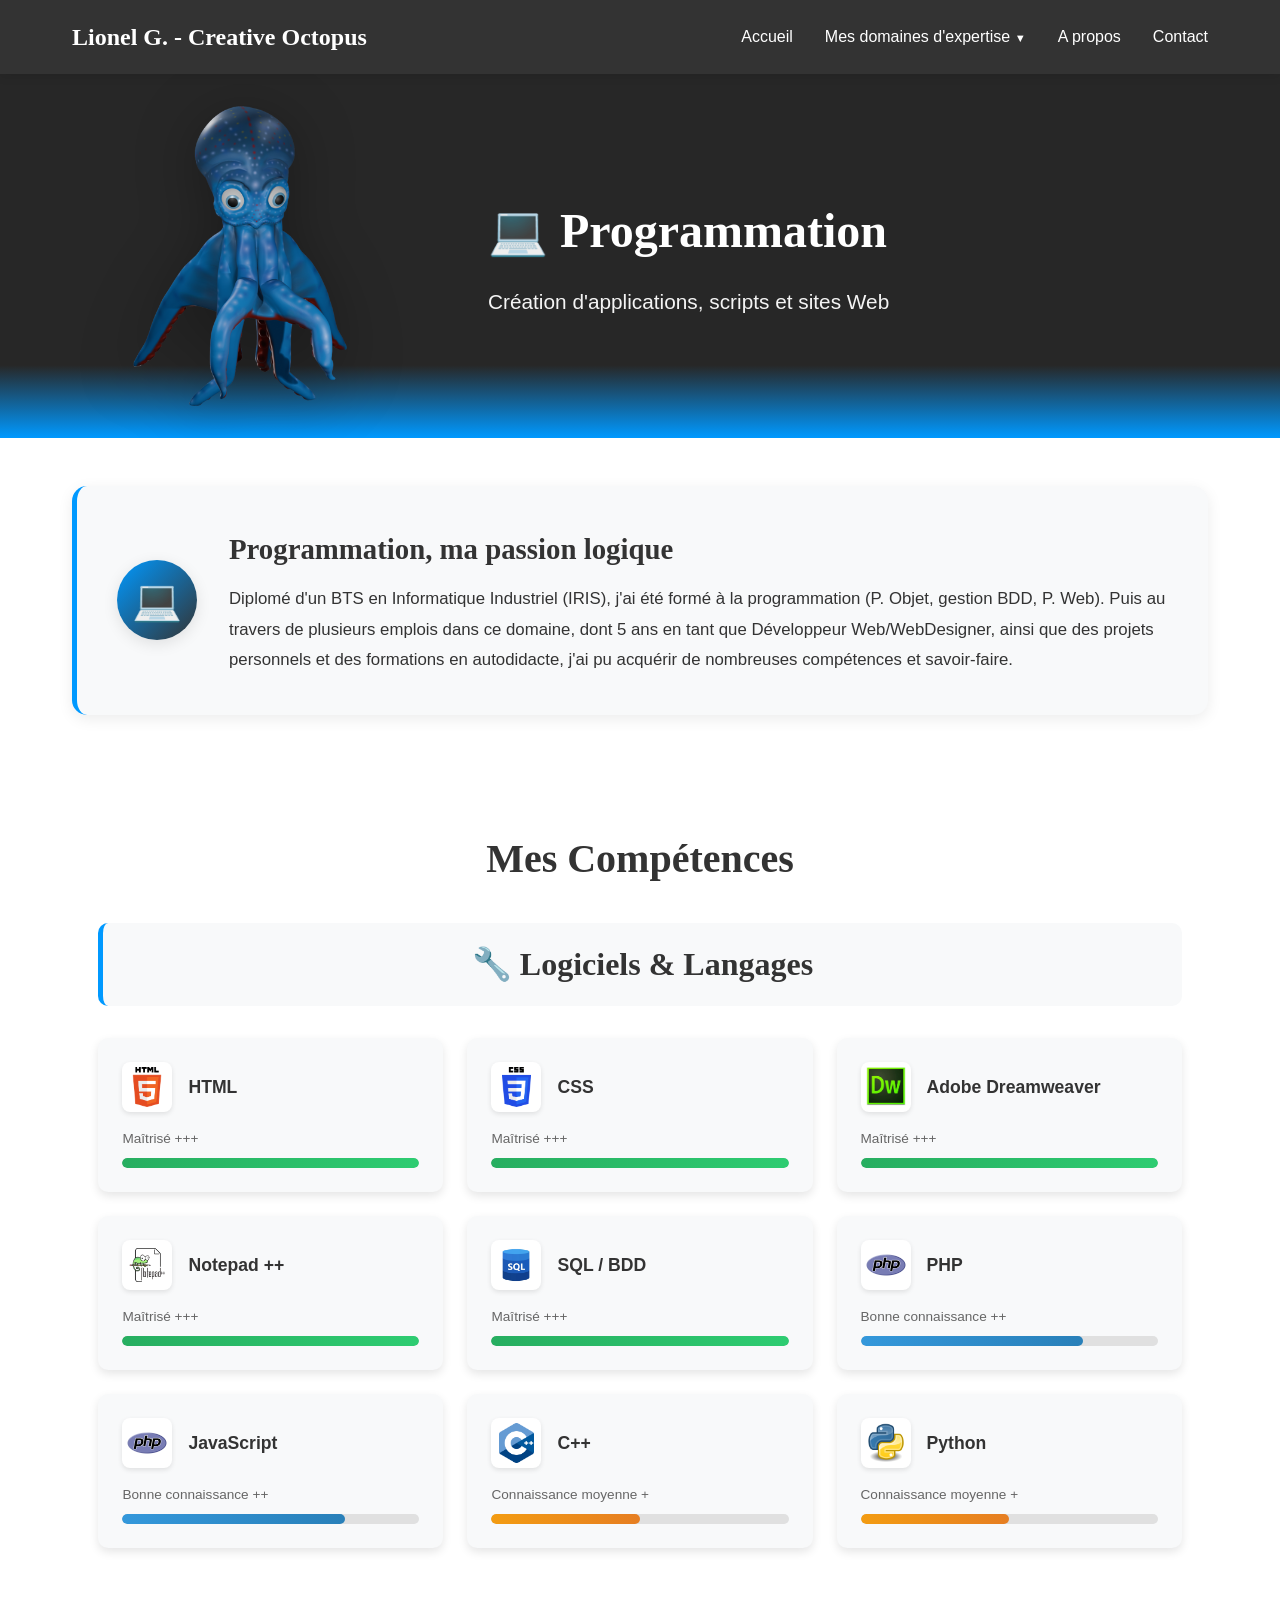
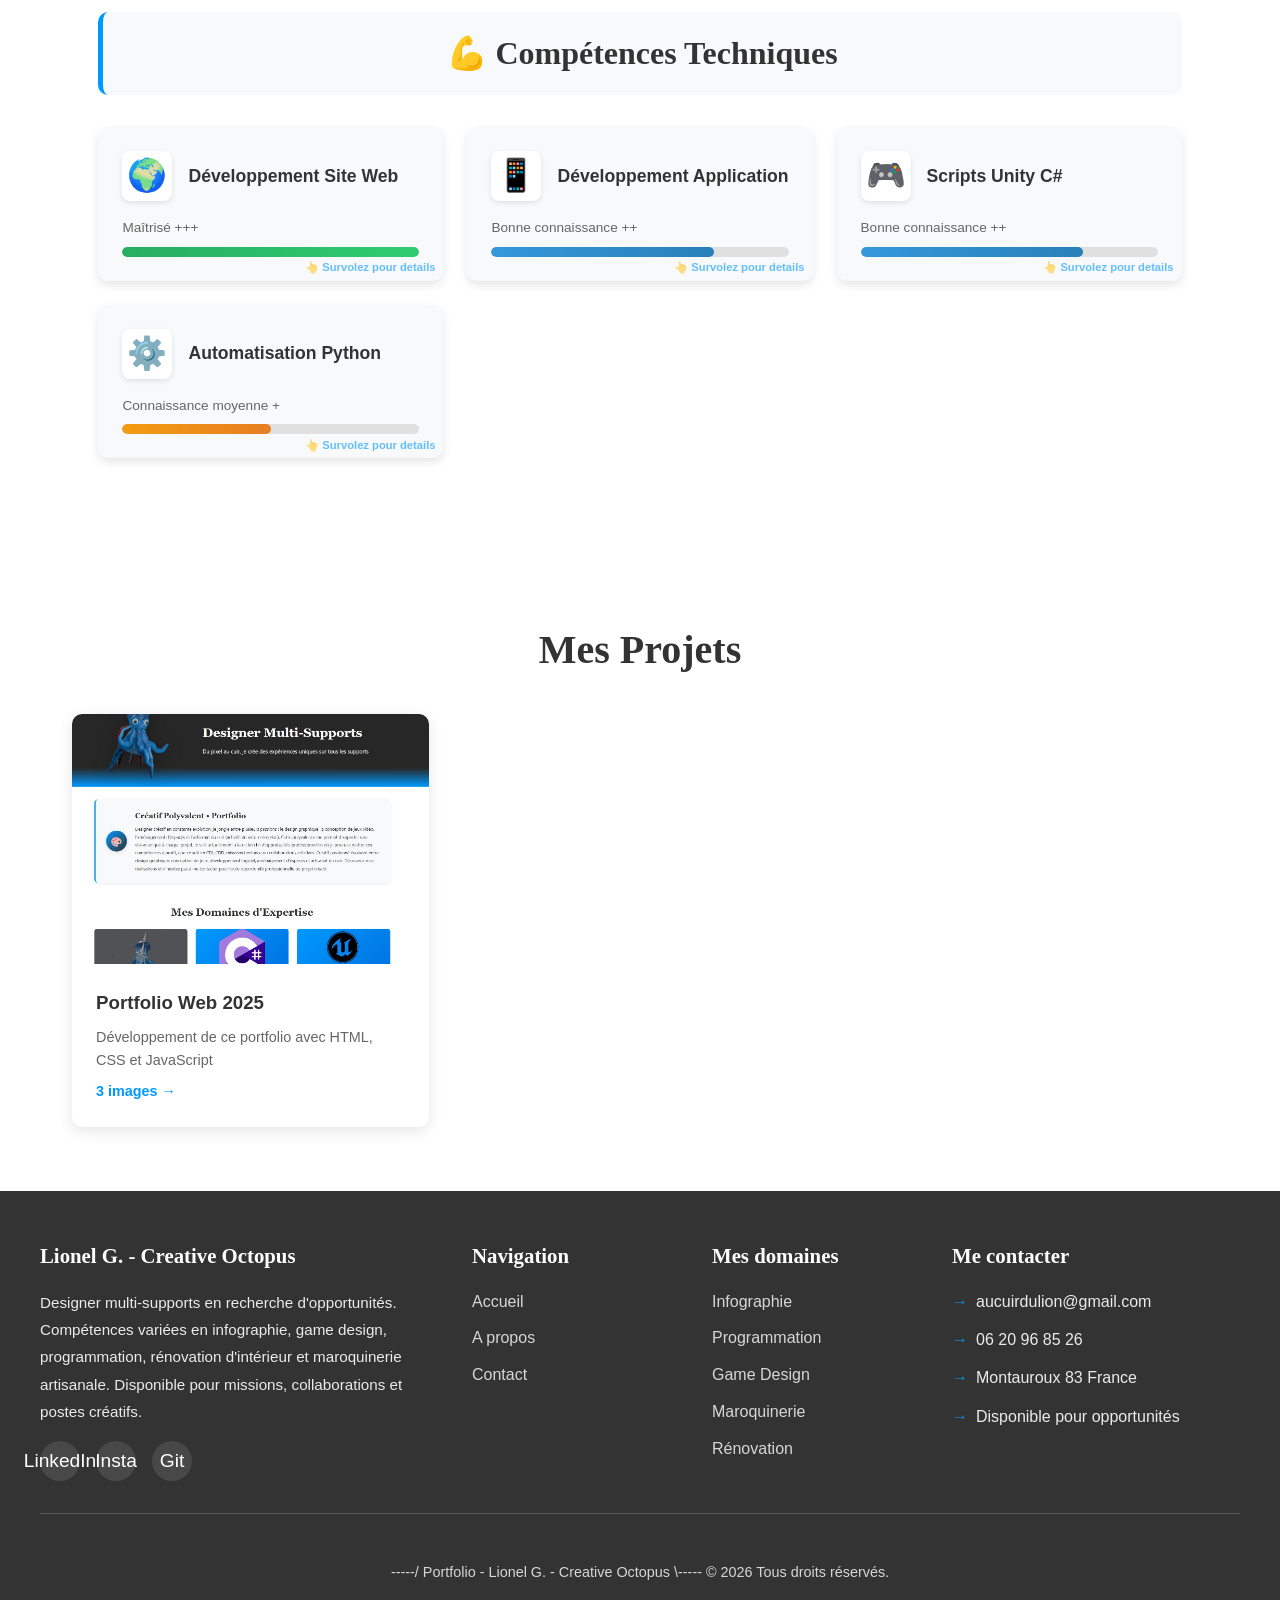
<file: programmation.html>
<!DOCTYPE html>
<html lang="fr">
<head>
    <meta charset="UTF-8">
    <meta name="viewport" content="width=device-width, initial-scale=1.0">
    <title>Programmation - Portfolio Lionel G. - Creative Octopus</title>
    <link rel="stylesheet" href="assets/css/portfolio.css">
</head>
<body>
    <header>
        <nav>
    <div class="logo">Lionel G. - Creative Octopus</div>
    <button class="menu-toggle" onclick="toggleMenu()">|||</button>
    <ul class="nav-links" id="navMenu">
        <li><a href="index.html">Accueil</a></li>
        <li class="dropdown">
            <a class="dropdown-toggle">Mes domaines d'expertise </a>
            <ul class="dropdown-menu">
                <li><a href="infographie.html">🎨 Infographie</a></li>
                <li><a href="programmation.html">💻 Programmation</a></li>
                <li><a href="gamedesign.html">🎮 Game Design</a></li>
                <li><a href="maroquinerie.html">👜 Maroquinerie</a></li>
				 <li><a href="renovation.html">🏠  Rénovation Intérieur</a></li>
            </ul>
        </li>
        <li><a href="apropos.html">A propos</a></li>
        <li><a href="contact.html">Contact</a></li>
    </ul>
</nav>
    </header>
    <section class="hero">
        <div class="hero-container image-left">
            <div class="hero-image">
                <img src="assets/images/Poulpi/pp6.png" alt="Illustration créative">
            </div>
            <div class="hero-content">
                <h1>💻 Programmation</h1>
				<p>Création d'applications, scripts et sites Web</p>
            </div>
        </div>
    </section>
    <section class="domain-intro">
        <div class="domain-intro-container">
            <div class="domain-intro-icon">💻</div>
            <div class="domain-intro-content">
                <h2>Programmation, ma passion logique</h2>
            <p>
                Diplomé d'un BTS en Informatique Industriel (IRIS), j'ai été formé à la programmation (P. Objet, gestion BDD, P. Web).
				Puis au travers de plusieurs emplois dans ce domaine, dont 5 ans en tant que Développeur Web/WebDesigner, ainsi que des projets personnels et des formations en autodidacte, j'ai pu acquérir de nombreuses compétences et savoir-faire.
            </p>
            </div>
        </div>
    </section>
    <section class="skills-section">
        <h2 class="section-title">Mes Compétences</h2>
        <div class="skills-grid" id="skillsGrid"></div>
    </section>
    <section class="projects-section">
        <h2 class="section-title">Mes Projets</h2>
        <div class="projects-grid" id="projectsGrid">
        </div>
    </section>
    <div id="imageModal" class="modal">
        <span class="modal-close" onclick="closeModal()">&times;</span>
        <img class="modal-content" id="modalImage">
        <div class="modal-caption" id="modalCaption"></div>
        <button class="modal-nav modal-prev" onclick="navigateGallery(-1)">❮</button>
        <button class="modal-nav modal-next" onclick="navigateGallery(1)">❯</button>
    </div>
    <footer>
    	<div class="footer-container">
	<div class="footer-section">
		<h3>Lionel G. - Creative Octopus</h3>
		<p>			
			Designer multi-supports en recherche d'opportunités. Compétences variées 
			en infographie, game design, programmation, rénovation d'intérieur et maroquinerie artisanale. 
			Disponible pour missions, collaborations et postes créatifs.
		</p>
		<div class="footer-social">
			<a href="#" title="LinkedIn">LinkedIn</a>
			<a href="#" title="Instagram">Insta</a>
			<a href="#" title="GitHub">Git</a>
		</div>
	</div>
	<div class="footer-section">
		<h3>Navigation</h3>
		<ul class="footer-links">
			<li><a href="index.html">Accueil</a></li>
			<li><a href="apropos.html">A propos</a></li>
			<li><a href="contact.html">Contact</a></li>
		</ul>
	</div>
	<div class="footer-section">
		<h3>Mes domaines</h3>
		<ul class="footer-links">
			<li><a href="infographie.html">Infographie</a></li>
			<li><a href="programmation.html">Programmation</a></li>
			<li><a href="gamedesign.html">Game Design</a></li>
			<li><a href="maroquinerie.html">Maroquinerie</a></li>
			<li><a href="renovation.html">Rénovation</a></li>
		</ul>
	</div>
	<div class="footer-section">
		<h3>Me contacter</h3>
		<ul class="footer-contact-info">
			<li>aucuirdulion@gmail.com</li>
			<li>06 20 96 85 26</li>
			<li>Montauroux 83 France</li>
			<li>Disponible pour opportunités</li>
		</ul>
	</div>
</div>
    <div class="footer-bottom"><br>
	<p>-----/  Portfolio - Lionel G. - Creative Octopus \----- &copy; <span id="year"></span> Tous droits réservés.</p><br />
</div>
    </footer>
    <script charset="utf-8" src="assets/js/portfolio.js"></script>
    <script>
		document.getElementById('year').textContent = new Date().getFullYear();
        document.addEventListener('DOMContentLoaded', () => {
            displayProjects('progra');
			displaySkills('progra');
        });
    </script>
</body>
</html>
</file>
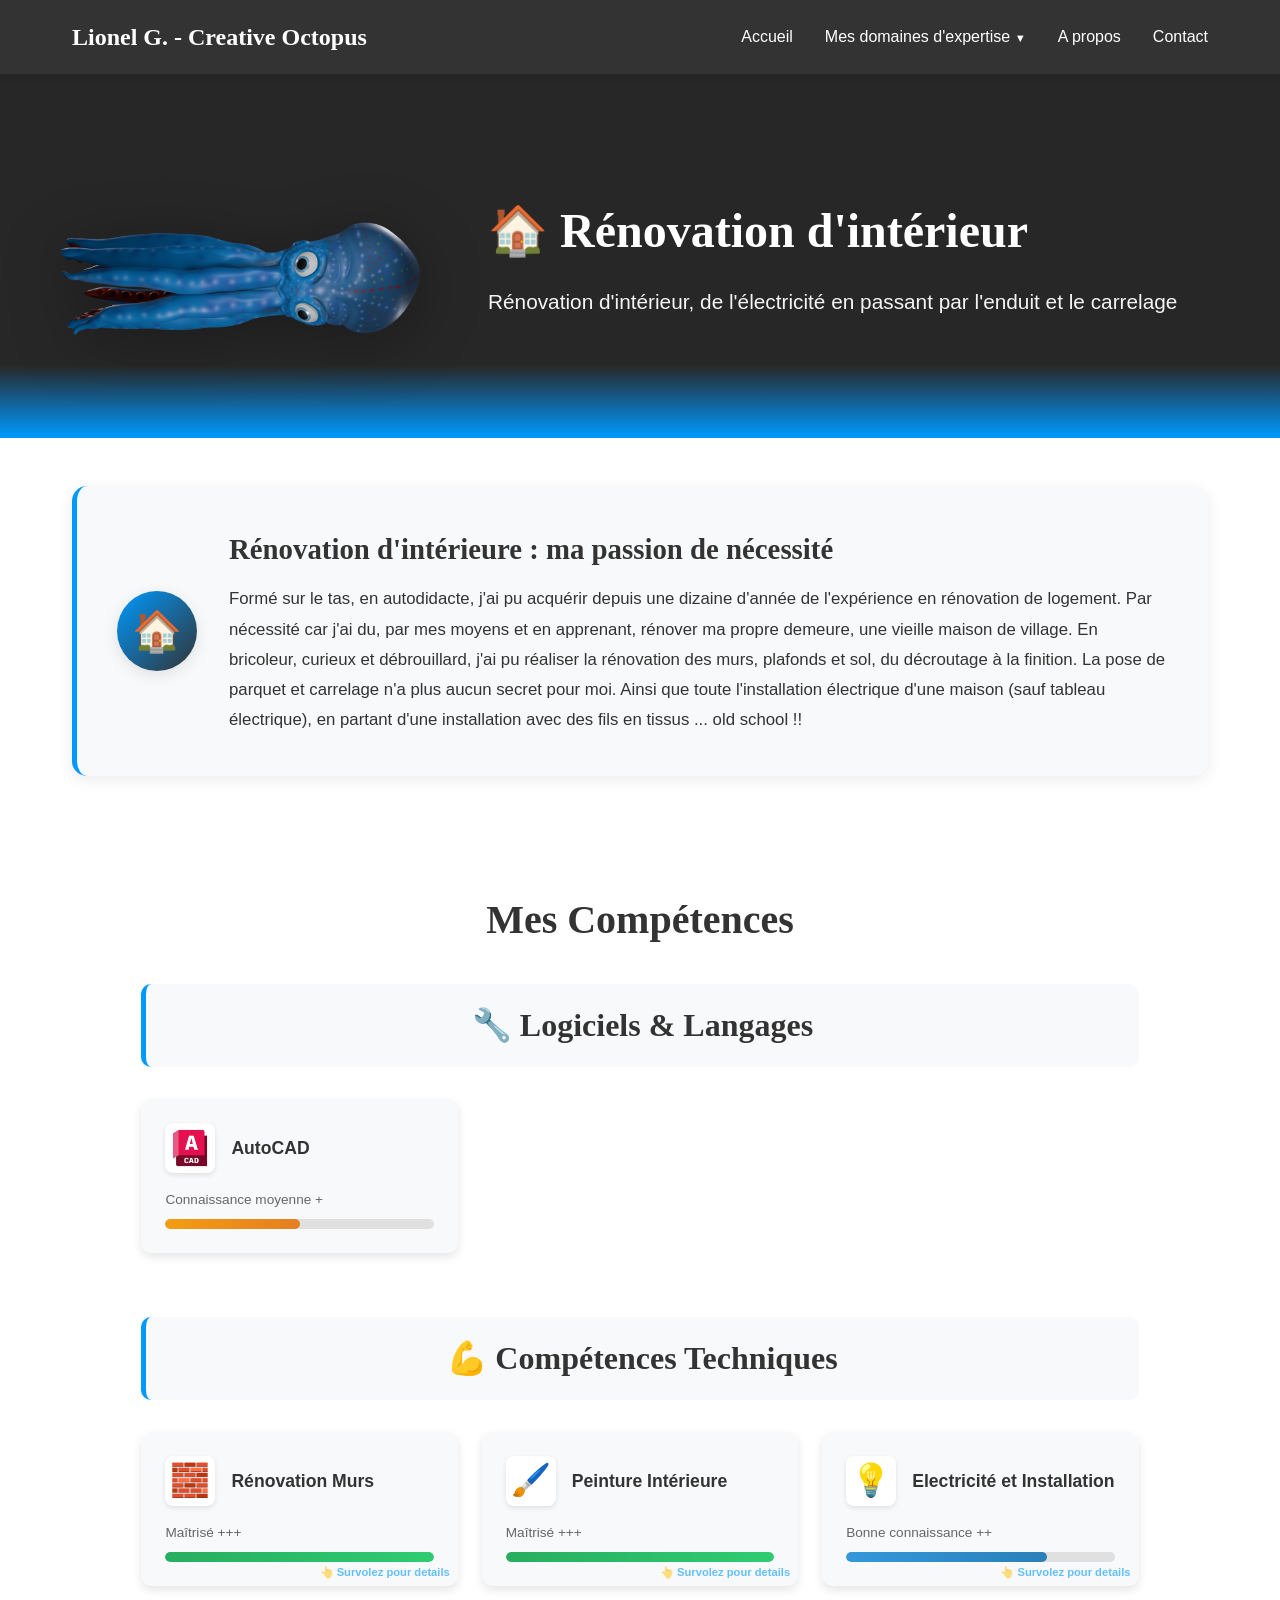
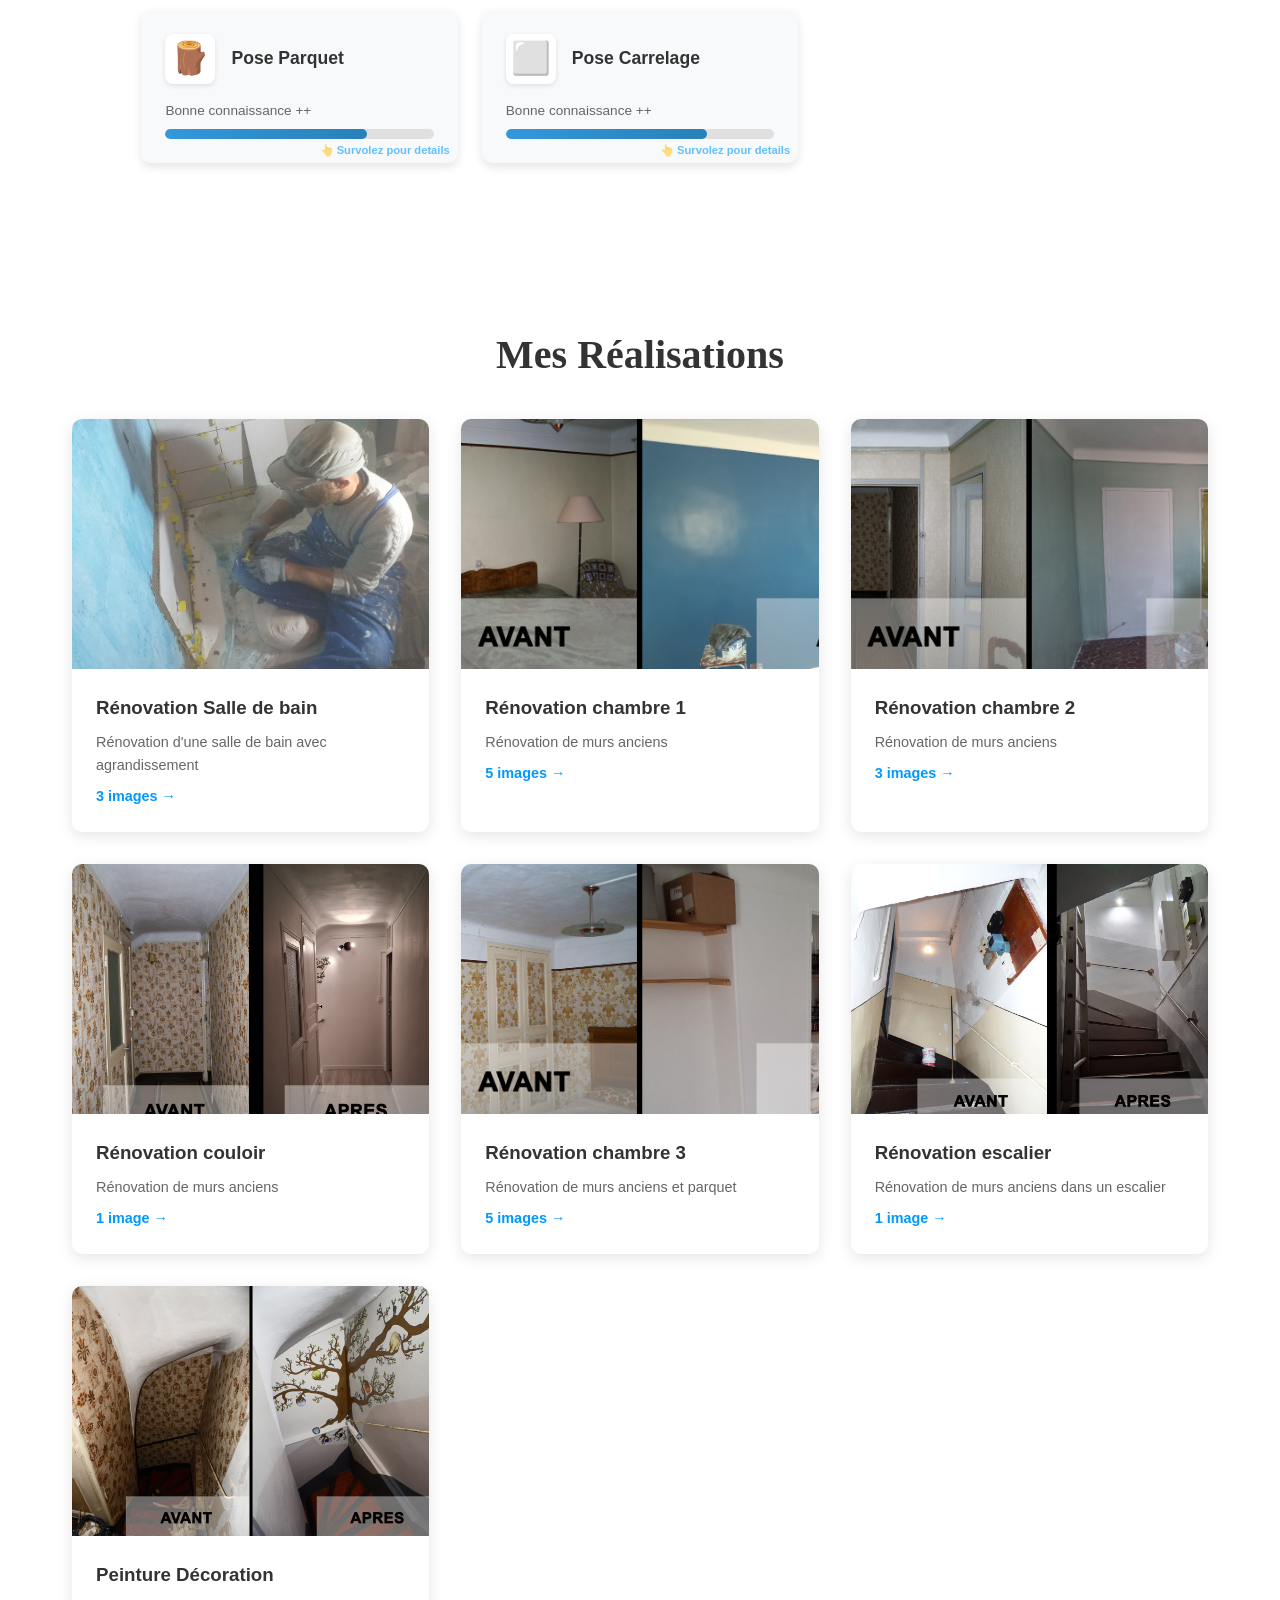
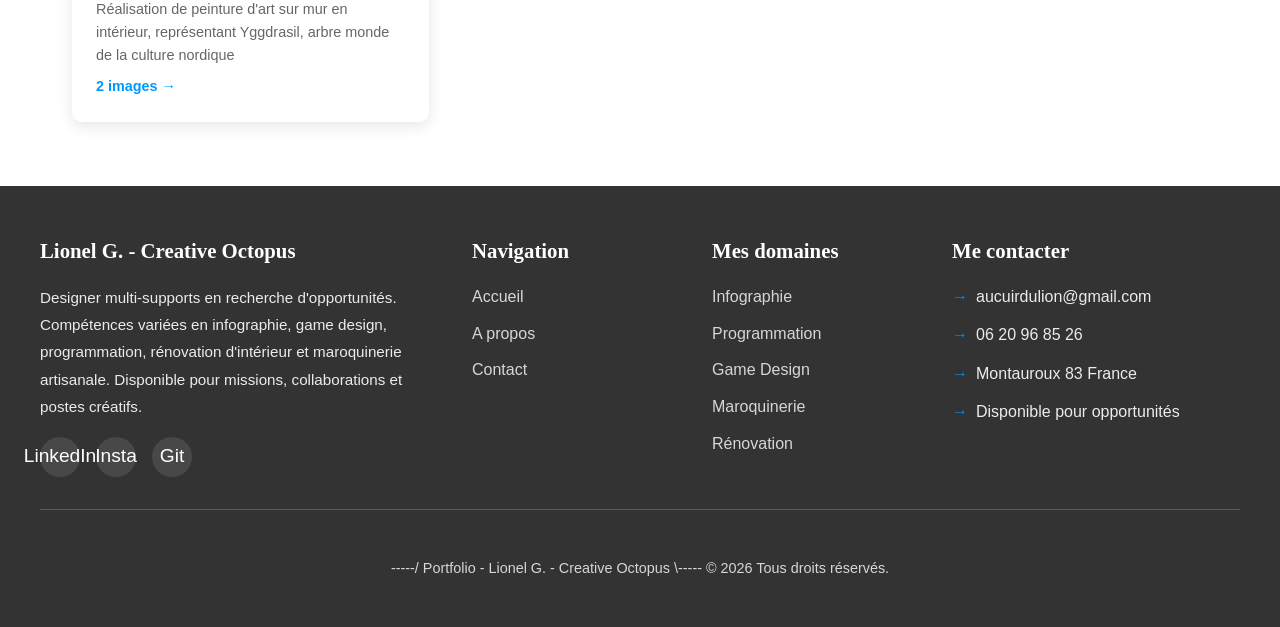
<file: renovation.html>
<!DOCTYPE html>
<html lang="fr">
<head>
    <meta charset="UTF-8">
    <meta name="viewport" content="width=device-width, initial-scale=1.0">
    <title>Rénovation d'intérieur - Portfolio Lionel G. - Creative Octopus</title>
    <link rel="stylesheet" href="assets/css/portfolio.css">
</head>
<body>
    <header>
        <nav>
    <div class="logo">Lionel G. - Creative Octopus</div>
    <button class="menu-toggle" onclick="toggleMenu()">|||</button>
    <ul class="nav-links" id="navMenu">
        <li><a href="index.html">Accueil</a></li>
        <li class="dropdown">
            <a class="dropdown-toggle">Mes domaines d'expertise </a>
            <ul class="dropdown-menu">
                <li><a href="infographie.html">🎨 Infographie</a></li>
                <li><a href="programmation.html">💻 Programmation</a></li>
                <li><a href="gamedesign.html">🎮 Game Design</a></li>
                <li><a href="maroquinerie.html">👜 Maroquinerie</a></li>
				 <li><a href="renovation.html">🏠  Rénovation Intérieur</a></li>
            </ul>
        </li>
        <li><a href="apropos.html">A propos</a></li>
        <li><a href="contact.html">Contact</a></li>
    </ul>
</nav>
    </header>
    <section class="hero">
        <div class="hero-container image-left">
            <div class="hero-image">
                <img src="assets/images/Poulpi/pp5.png" alt="Illustration créative">
            </div>
            <div class="hero-content">
                <h1>🏠 Rénovation d'intérieur</h1>
				<p>Rénovation d'intérieur, de l'électricité en passant par l'enduit et le carrelage</p>
            </div>
        </div>
    </section>
    <section class="domain-intro">
        <div class="domain-intro-container">
            <div class="domain-intro-icon">🏠</div>
            <div class="domain-intro-content">
                <h2>Rénovation d'intérieure : ma passion de nécessité</h2>
                <p>Formé sur le tas, en autodidacte, j'ai pu acquérir depuis une dizaine d'année de l'expérience en rénovation de logement. Par nécessité car j'ai du, par mes moyens et en apprenant, rénover ma propre demeure, une vieille maison de village. En bricoleur, curieux et débrouillard, j'ai pu réaliser la rénovation des murs, plafonds et sol, du décroutage à la finition.
				La pose de parquet et carrelage n'a plus aucun secret pour moi. Ainsi que toute l'installation électrique d'une maison (sauf tableau électrique), en partant d'une installation avec des fils en tissus ... old school !!</p>
            </div>
        </div>
    </section>
    <section class="skills-section">
        <h2 class="section-title">Mes Compétences</h2>
        <div class="skills-grid" id="skillsGrid"></div>
    </section>
    <section class="projects-section">
        <h2 class="section-title">Mes Réalisations</h2>
        <div class="projects-grid" id="projectsGrid"></div>
    </section>
    <div id="imageModal" class="modal">
        <span class="modal-close" onclick="closeModal()">&times;</span>
        <img class="modal-content" id="modalImage">
        <div class="modal-caption" id="modalCaption"></div>
        <button class="modal-nav modal-prev" onclick="navigateGallery(-1)">❮</button>
        <button class="modal-nav modal-next" onclick="navigateGallery(1)">❯</button>
    </div>
    <footer>
    <div class="footer-container">
	<div class="footer-section">
		<h3>Lionel G. - Creative Octopus</h3>
		<p>			
			Designer multi-supports en recherche d'opportunités. Compétences variées 
			en infographie, game design, programmation, rénovation d'intérieur et maroquinerie artisanale. 
			Disponible pour missions, collaborations et postes créatifs.
		</p>
		<div class="footer-social">
			<a href="#" title="LinkedIn">LinkedIn</a>
			<a href="#" title="Instagram">Insta</a>
			<a href="#" title="GitHub">Git</a>
		</div>
	</div>
	<div class="footer-section">
		<h3>Navigation</h3>
		<ul class="footer-links">
			<li><a href="index.html">Accueil</a></li>
			<li><a href="apropos.html">A propos</a></li>
			<li><a href="contact.html">Contact</a></li>
		</ul>
	</div>
	<div class="footer-section">
		<h3>Mes domaines</h3>
		<ul class="footer-links">
			<li><a href="infographie.html">Infographie</a></li>
			<li><a href="programmation.html">Programmation</a></li>
			<li><a href="gamedesign.html">Game Design</a></li>
			<li><a href="maroquinerie.html">Maroquinerie</a></li>
			<li><a href="renovation.html">Rénovation</a></li>
		</ul>
	</div>
	<div class="footer-section">
		<h3>Me contacter</h3>
		<ul class="footer-contact-info">
			<li>aucuirdulion@gmail.com</li>
			<li>06 20 96 85 26</li>
			<li>Montauroux 83 France</li>
			<li>Disponible pour opportunités</li>
		</ul>
	</div>
</div>
    <div class="footer-bottom"><br>
	<p>-----/  Portfolio - Lionel G. - Creative Octopus \----- &copy; <span id="year"></span> Tous droits réservés.</p><br />
</div>
    </footer>
    <script charset="utf-8" src="assets/js/portfolio.js"></script>
    <script>
		document.getElementById('year').textContent = new Date().getFullYear();
        document.addEventListener('DOMContentLoaded', () => {
            displayProjects('renovation');
			displaySkills('renovation');
        });
    </script>
</body>
</html>
</file>
<file: assets/css/portfolio.css>
/* ============================================
   CONFIGURATION COULEURS
   ============================================ */
@charset "UTF-8";
:root {
    --color-primary: #333;
    --color-secondary: #09F;
	--color-third: # 666;
    --color-accent: #0070DF;
    --color-text: #333;
    --color-text-light: #666;
    --color-bg: #ffffff;
    --color-bg-alt: #f8f9fa;
    --font-main: 'Segoe UI', Tahoma, Geneva, Verdana, sans-serif;
    --font-heading: 'Georgia', serif;
}
/* ============================================
   RESET & BASE
   ============================================ */
* {
    margin: 0;
    padding: 0;
    box-sizing: border-box;
}

html {
    height: 100%;
}

body {
    font-family: var(--font-main);
    color: var(--color-text);
    background: var(--color-bg);
    line-height: 1.6;
    min-height: 100%;
    display: flex;
    flex-direction: column;
}

a {
    text-decoration: none;
    color: inherit;
}

/* ============================================
   HEADER & NAVIGATION
   ============================================ */
header {
    background: var(--color-primary);
    color: white;
    padding: 1rem 0;
    position: sticky;
    top: 0;
    z-index: 1000;
    box-shadow: 0 2px 10px rgba(0,0,0,0.1);
}

nav {
    max-width: 1200px;
    margin: 0 auto;
    display: flex;
    justify-content: space-between;
    align-items: center;
    padding: 0 2rem;
}

.logo {
    font-size: 1.5rem;
    font-weight: bold;
    font-family: var(--font-heading);
}

.nav-links {
    display: flex;
    list-style: none;
    gap: 2rem;
	position: relative;
}
.nav-links li {
    position: relative;
}

.nav-links a {
    color: white;
    transition: color 0.3s;
    font-weight: 500;
	display: block;
    padding: 0.5rem 0;
}

.nav-links a:hover {
    color: var(--color-secondary);
}

.menu-toggle {
    display: none;
    background: none;
    border: none;
    color: white;
    font-size: 1.5rem;
    cursor: pointer;
}
.dropdown-toggle {
    cursor: pointer;
    display: flex;
    align-items: center;
    gap: 0.3rem;
}

.dropdown-toggle::after {
    content: '▼';
    font-size: 0.7rem;
    transition: transform 0.3s;
}

.dropdown:hover .dropdown-toggle::after {
    transform: rotate(180deg);
}

.dropdown-menu {
    position: absolute;
    top: 100%;
    left: 0;
    background: var(--color-primary);
    min-width: 230px;
    border-radius: 0 0 10px 10px;
    box-shadow: 0 4px 15px rgba(0,0,0,0.2);
    opacity: 0;
    visibility: hidden;
    transform: translateY(-10px);
    transition: all 0.3s;
    z-index: 1000;
}

.dropdown:hover .dropdown-menu {
    opacity: 1;
    visibility: visible;
    transform: translateY(0);
}

.dropdown-menu li {
    border-bottom: 1px solid rgba(255,255,255,0.1);
	list-style-type:none;
}

.dropdown-menu li:last-child {
    border-bottom: none;
}

.dropdown-menu a {
    padding: 0.8rem 1.5rem;
    display: block;
    transition: background 0.3s, padding-left 0.3s;
}

.dropdown-menu a:hover {
    background: rgba(255,255,255,0.1);
    padding-left: 1rem;
}


/* ============================================
   HERO SECTION AVEC IMAGE
   ============================================ */
.hero {
    background: linear-gradient(180deg, #272727 80%, var(--color-secondary) 100%);
    color: white;
    padding: 2rem 2rem;
    position: relative;
    overflow: hidden;
}

.hero-container {
    max-width: 1200px;
    margin: 0 auto;
    display: grid;
    grid-template-columns: 1fr 400px; /* Texte à gauche, image à droite */
    gap: 3rem;
    align-items: center;
}

.hero-content h1 {
    font-size: 3rem;
    font-family: var(--font-heading);
    margin-bottom: 1rem;
}
.hero-content h2 {
    font-size: 2rem;
    font-family: var(--font-heading);
    margin-bottom: 1rem;
}

.hero-content p {
    font-size: 1.3rem;
    line-height: 1.6;
    opacity: 0.95;
}

.hero-image {
    height: 100%;
    display: flex;
    align-items: center;
    justify-content: center;
}

.hero-image img {
    max-width: 100%;
    max-height: 300px;
    height: auto;
    object-fit: contain;
    filter: drop-shadow(0 10px 30px rgba(0,0,0,0.3));
    animation: float 6s ease-in-out infinite;
}

/* Animation flottante pour l'image */
@keyframes float {
    0%, 100% {
        transform: translateY(0px);
    }
    50% {
        transform: translateY(-20px);
    }
}

/* VERSION : Image à gauche, texte à droite */
.hero-container.image-left {
    grid-template-columns: 400px 1fr;
}


/* ============================================
   SECTIONS
   ============================================ */
.categories,
.projects-section,
.contact-section,
.gallery-section,
.skills-section {
    max-width: 1200px;
    margin: 2rem auto;
	margin-bottom: 4rem;
    padding: 0 2rem;
    flex: 1; /* Permet de pousser le footer en bas */
}

.section-title {
    font-size: 2.5rem;
    font-family: var(--font-heading);
    color: var(--color-primary);
    margin-bottom: 1rem;
    text-align: center;
}

/* ============================================
   CATÉGORIES
   ============================================ */
.category-grid {
    display: grid;
    grid-template-columns: repeat(3, 1fr); /* 4 éléments par ligne */
    gap: 2rem;
    margin-top: 2rem;
}

/* Si vous voulez changer le nombre par ligne, modifiez le 4 ci-dessus :
   repeat(3, 1fr) = 3 par ligne
   repeat(5, 1fr) = 5 par ligne
   etc.
*/

.category-card {
    background: var(--color-bg-alt);
    border-radius: 10px;
    overflow: hidden;
    transition: transform 0.3s, box-shadow 0.3s;
    cursor: pointer;
    display: block;
}

.category-card:hover {
    transform: translateY(-5px);
    box-shadow: 0 10px 30px rgba(0,0,0,0.15);
}

.category-image {
    width: 100%;
    height: 200px;
    background: linear-gradient(135deg, var(--color-secondary), var(--color-accent));
    display: flex;
    align-items: center;
    justify-content: center;
    font-size: 3rem;
}

.category-content {
    padding: 0.5rem;
}

.category-content h3 {
    font-family: var(--font-heading);
    margin-bottom: 0.5rem;
    color: var(--color-primary);
}

.category-content p {
    color: var(--color-text-light);
    font-size: 0.95rem;
}
/* ============================================
   SECTION PRÉSENTATION DU DOMAINE
   ============================================ */
.domain-intro {
    max-width: 1200px;
    margin: 3rem auto;
    padding: 0 2rem;
}

.domain-intro-container {
    display: flex;
    align-items: center;
    gap: 2rem;
    background: var(--color-bg-alt);
    padding: 2.5rem;
    border-radius: 15px;
    border-left: 5px solid var(--color-secondary);
    box-shadow: 0 4px 15px rgba(0,0,0,0.08);
}

.domain-intro-icon {
    flex-shrink: 0;
    width: 80px;
    height: 80px;
    background: linear-gradient(135deg, var(--color-secondary), var(--color-primary));
    border-radius: 50%;
    display: flex;
    align-items: center;
    justify-content: center;
    font-size: 2.5rem;
    box-shadow: 0 4px 15px rgba(0,0,0,0.1);
}
.domain-acdl-icon {
    flex-shrink: 0;
    width: 120px;
    height: 140px;
    display: flex;
    align-items: center;
    justify-content: center;
    font-size: 2.5rem;
}

.domain-intro-content h2 {
    color: var(--color-primary);
    font-size: 1.8rem;
    margin-bottom: 0.8rem;
    font-family: var(--font-heading);
}

.domain-intro-content p {
    color: var(--color-text);
    line-height: 1.8;
    font-size: 1.05rem;
}


/* ============================================
   SECTION COMPÉTENCES
   ============================================ */
.skills-section {
    max-width: 1200px;
    margin: 4rem auto;
    padding: 0 2rem;
}

.skills-grid {
    display: block;
    grid-template-columns: repeat(3, 1fr); /* 3 éléments par ligne */
    gap: 1.5rem;
    margin-top: 2rem;
}

/* Si vous voulez changer le nombre par ligne, modifiez le 3 ci-dessus :
   repeat(2, 1fr) = 2 par ligne
   repeat(4, 1fr) = 4 par ligne
   etc.
*/

.skill-card {
    background: var(--color-bg-alt);
    padding: 1.5rem;
    border-radius: 10px;
    box-shadow: 0 4px 10px rgba(0,0,0,0.1);
    transition: transform 0.3s, box-shadow 0.3s;
}

.skill-card:hover {
    transform: translateY(-3px);
    box-shadow: 0 6px 20px rgba(0,0,0,0.15);
}

.skill-header {
    display: flex;
    align-items: center;
    gap: 1rem;
    margin-bottom: 1rem;
}

.skill-logo {
    width: 50px;
    height: 50px;
    display: flex;
    align-items: center;
    justify-content: center;
    background: white;
    border-radius: 8px;
    font-size: 2rem;
    box-shadow: 0 2px 5px rgba(0,0,0,0.1);
}

.skill-logo img {
    width: 40px;
    height: 40px;
    object-fit: contain;
}

.skill-name {
    font-weight: 600;
    color: var(--color-primary);
    font-size: 1.1rem;
}

.skill-level {
    margin-top: 0.5rem;
}

.skill-level-label {
    font-size: 0.85rem;
    color: var(--color-text-light);
    margin-bottom: 0.5rem;
    display: block;
}

.skill-bar {
    width: 100%;
    height: 10px;
    background: #e0e0e0;
    border-radius: 5px;
    overflow: hidden;
    position: relative;
}

.skill-bar-fill {
    height: 100%;
    background: linear-gradient(90deg, var(--color-secondary), var(--color-primary));
    border-radius: 5px;
    transition: width 1s ease;
}

/* Niveaux de compétence avec couleurs */
.skill-bar-fill.master {
    width: 100%;
    background: linear-gradient(90deg, #27ae60, #2ecc71);
}

.skill-bar-fill.good {
    width: 75%;
    background: linear-gradient(90deg, #3498db, #2980b9);
}

.skill-bar-fill.average {
    width: 50%;
    background: linear-gradient(90deg, #f39c12, #e67e22);
}

.skill-bar-fill.basic {
    width: 25%;
    background: linear-gradient(90deg, #e74c3c, #c0392b);
}

/* Indication hover sur les compétences avec détails */
.skill-card.has-details {
    cursor: pointer;
    position: relative;
}

.skill-card.has-details::after {
    content: '👆 Survolez pour details';
    position: absolute;
    bottom: 0.2rem;
    right: 0.5rem;
    font-size: 0.7rem;
    color: var(--color-secondary);
    opacity: 0.6;
    font-weight: 600;
    pointer-events: none;
}

.skill-card.has-details:hover::after {
    opacity: 0;
}

/* Animation douce des détails */
.skill-details {
    margin-top: 0.8rem;
    padding-top: 0.8rem;
    border-top: 1px solid #e0e0e0;
	display: none;
    /*max-height: 0;
    overflow: hidden;
    opacity: 0;
    transition: max-height 0.4s ease, opacity 0.3s ease;*/
}

.skill-card:hover .skill-details {
    max-height: 500px;
    opacity: 1;
	 display: block;
}

.skill-details ul {
    list-style: none;
    padding: 0;
    margin: 0;
}

.skill-details li {
    font-size: 0.85rem;
    color: var(--color-text-light);
    padding: 0.3rem 0;
    padding-left: 1.2rem;
    position: relative;
}

.skill-details li::before {
    content: '→';
    position: absolute;
    left: 0;
    color: var(--color-secondary);
    font-weight: bold;
}

.skills-main-section {
    margin-bottom: 4rem;
}

.skills-main-title {
    font-size: 2rem;
    color: var(--color-primary);
    font-family: var(--font-heading);
    margin-bottom: 2rem;
    text-align: center;
    padding: 1rem 0;
    background: var(--color-bg-alt);
    border-radius: 10px;
    border-left: 5px solid var(--color-secondary);
}

.skills-category-section {
    margin-bottom: 2rem;
}

.skills-category-title {
    font-size: 1.3rem;
    color: var(--color-text);
    margin-bottom: 1rem;
    padding-bottom: 0.5rem;
    border-bottom: 2px solid #e0e0e0;
    font-weight: 600;
}

.skills-category-grid {
    display: grid;
    grid-template-columns: repeat(3, 1fr);
    gap: 1.5rem;
    margin-bottom: 1.5rem;
}
/* ============================================
   PROJETS
   ============================================ */
.projects-grid {
    display: grid;
    grid-template-columns: repeat(3, 1fr); /* 3 éléments par ligne */
    gap: 2rem;
    margin-top: 2rem;
}

/* Si vous voulez changer le nombre par ligne, modifiez le 3 ci-dessus :
   repeat(2, 1fr) = 2 par ligne
   repeat(4, 1fr) = 4 par ligne
   etc.
*/

.project-card {
    background: white;
    border-radius: 10px;
    overflow: hidden;
    box-shadow: 0 4px 15px rgba(0,0,0,0.1);
    transition: transform 0.3s;
    cursor: pointer;
}

.project-card:hover {
    transform: translateY(-5px);
}

.project-image {
    width: 100%;
    height: 250px;
    background: #ddd;
    display: flex;
    align-items: center;
    justify-content: center;
    overflow: hidden;
}

.project-image img {
    width: 100%;
    height: 100%;
    object-fit: cover;
}

.project-info {
    padding: 1.5rem;
}

.project-info h3 {
    margin-bottom: 0.5rem;
    color: var(--color-primary);
}

.project-info p {
    color: var(--color-text-light);
    font-size: 0.9rem;
}

/* ============================================
   GALERIE MODALE
   ============================================ */
.modal {
    display: none;
    position: fixed;
    z-index: 2000;
    left: 0;
    top: 0;
    width: 100%;
    height: 100%;
    background: rgba(0,0,0,0.95);
    overflow: auto;
}

.modal.active {
    display: flex;
    align-items: center;
    justify-content: center;
    flex-direction: column;
}

.modal-content {
    max-width: 90%;
    max-height: 80vh;
    object-fit: contain;
}

.modal-close {
    position: absolute;
    top: 20px;
    right: 40px;
    color: white;
    font-size: 40px;
    font-weight: bold;
    cursor: pointer;
    z-index: 2001;
}

.modal-caption {
    color: white;
    text-align: center;
    padding: 1rem 2rem;
    background: rgba(0,0,0,0.7);
    border-radius: 5px;
    margin-top: 1rem;
    max-width: 80%;
}

.modal-nav {
    position: absolute;
    top: 50%;
    transform: translateY(-50%);
    background: rgba(255,255,255,0.2);
    color: white;
    border: none;
    padding: 1rem 1.5rem;
    font-size: 2rem;
    cursor: pointer;
    transition: background 0.3s;
}

.modal-nav:hover {
    background: rgba(255,255,255,0.4);
}

.modal-prev {
    left: 20px;
}

.modal-next {
    right: 20px;
}
/* ============================================
   PAGE À PROPOS - STYLES SUPPLÉMENTAIRES
   ============================================ */

.about-full-section {
    max-width: 1200px;
    margin: 4rem auto;
    padding: 0 2rem;
}

.about-full-container {
    display: flex;
    flex-direction: column;
    gap: 5rem;
}

/* Intro avec photo et bio */
.about-intro {
    display: grid;
    grid-template-columns: 350px 1fr;
    gap: 3rem;
    align-items: start;
}

.about-photo {
    width: 100%;
    height: 450px;
    border-radius: 15px;
    overflow: hidden;
    box-shadow: 0 10px 40px rgba(0,0,0,0.15);
}

.about-photo img {
    width: 100%;
    height: 100%;
    object-fit: cover;
}

.about-bio h2 {
    font-size: 2.5rem;
    color: var(--color-primary);
    margin-bottom: 0.5rem;
    font-family: var(--font-heading);
}

.about-subtitle {
    color: var(--color-secondary);
    font-size: 1.2rem;
    font-weight: 600;
    margin-bottom: 1.5rem;
}

.about-description {
    color: var(--color-text);
    line-height: 1.8;
    font-size: 1.1rem;
}

/* Timeline (Parcours) */
.about-timeline {
    background: var(--color-bg-alt);
    padding: 3rem;
    border-radius: 15px;
}

.timeline {
    position: relative;
    padding: 2rem 0;
}

.timeline::before {
    content: '';
    position: absolute;
    left: 80px;
    top: 0;
    bottom: 0;
    width: 2px;
    background: var(--color-secondary);
}

.timeline-item {
    display: flex;
    gap: 2rem;
    margin-bottom: 2rem;
    position: relative;
}

.timeline-year {
    flex-shrink: 0;
    width: 80px;
    font-weight: bold;
    color: var(--color-secondary);
    font-size: 1.2rem;
}

.timeline-content {
    background: white;
    padding: 1.5rem;
    border-radius: 10px;
    box-shadow: 0 4px 10px rgba(0,0,0,0.1);
    flex: 1;
    position: relative;
}

.timeline-content::before {
    content: '';
    position: absolute;
    left: -10px;
    top: 20px;
    width: 20px;
    height: 20px;
    background: var(--color-secondary);
    border-radius: 50%;
    border: 4px solid var(--color-bg-alt);
}

.timeline-content h3 {
    color: var(--color-primary);
    margin-bottom: 0.5rem;
}

.timeline-content p {
    color: var(--color-text-light);
    line-height: 1.6;
}

/* Philosophie */
.about-philosophy {
    text-align: center;
}

.philosophy-grid {
    display: grid;
    grid-template-columns: repeat(4, 1fr);
    gap: 2rem;
    margin-top: 2rem;
}

.philosophy-card {
    background: white;
    padding: 2rem;
    border-radius: 10px;
    box-shadow: 0 4px 15px rgba(0,0,0,0.1);
    transition: transform 0.3s;
}

.philosophy-card:hover {
    transform: translateY(-5px);
}

.philosophy-icon {
    font-size: 3rem;
    margin-bottom: 1rem;
}

.philosophy-card h3 {
    color: var(--color-primary);
    margin-bottom: 0.5rem;
    font-size: 1.2rem;
}

.philosophy-card p {
    color: var(--color-text-light);
    font-size: 0.95rem;
    line-height: 1.6;
}

/* Pourquoi me choisir */
.about-why {
    background: var(--color-bg-alt);
    padding: 3rem;
    border-radius: 15px;
}

.why-list {
    display: flex;
    flex-direction: column;
    gap: 2rem;
    margin-top: 2rem;
}

.why-item {
    display: flex;
    gap: 2rem;
    align-items: start;
    background: white;
    padding: 2rem;
    border-radius: 10px;
    box-shadow: 0 4px 10px rgba(0,0,0,0.1);
}

.why-number {
    flex-shrink: 0;
    width: 60px;
    height: 60px;
    background: linear-gradient(135deg, var(--color-secondary), var(--color-primary));
    color: white;
    font-size: 1.5rem;
    font-weight: bold;
    border-radius: 50%;
    display: flex;
    align-items: center;
    justify-content: center;
}

.why-content h3 {
    color: var(--color-primary);
    margin-bottom: 0.5rem;
    font-size: 1.3rem;
}

.why-content p {
    color: var(--color-text-light);
    line-height: 1.6;
}

/* Call to Action */
.about-cta {
    text-align: center;
    background: linear-gradient(135deg, var(--color-primary), var(--color-secondary));
    color: white;
    padding: 4rem 2rem;
    border-radius: 15px;
}

.about-cta h2 {
    font-size: 2.5rem;
    margin-bottom: 1rem;
    font-family: var(--font-heading);
}

.about-cta p {
    font-size: 1.2rem;
    margin-bottom: 2rem;
    opacity: 0.9;
}

.cta-button {
    display: inline-block;
    background: white;
    color: var(--color-primary);
    padding: 1rem 3rem;
    border-radius: 50px;
    font-weight: 600;
    font-size: 1.1rem;
    transition: transform 0.3s, box-shadow 0.3s;
    box-shadow: 0 4px 15px rgba(0,0,0,0.2);
}

.cta-button:hover {
    transform: translateY(-3px);
    box-shadow: 0 6px 25px rgba(0,0,0,0.3);
}


/* ============================================
   FORMULAIRE DE CONTACT
   ============================================ */
.contact-form {
    background: var(--color-bg-alt);
    padding: 2rem;
    border-radius: 10px;
    box-shadow: 0 4px 15px rgba(0,0,0,0.1);
    max-width: 800px;
    margin: 2rem auto;
}

.form-group {
    margin-bottom: 1.5rem;
    position: relative;
}

.form-group label {
    display: block;
    margin-bottom: 0.5rem;
    color: var(--color-primary);
    font-weight: 600;
}

.form-group input,
.form-group textarea {
    width: 100%;
    padding: 0.8rem;
    border: 2px solid #ddd;
    border-radius: 5px;
    font-family: var(--font-main);
    font-size: 1rem;
    transition: border-color 0.3s;
}

.form-group input:focus,
.form-group textarea:focus {
    outline: none;
    border-color: var(--color-secondary);
}

.char-count {
    position: absolute;
    right: 0.5rem;
    bottom: 0.5rem;
    font-size: 0.8rem;
    color: var(--color-text-light);
}

.captcha-group {
    background: white;
    padding: 1rem;
    border-radius: 5px;
    border: 2px solid #ddd;
}

.captcha-box {
    display: flex;
    gap: 1rem;
    align-items: center;
    margin-top: 0.5rem;
}

.captcha-box span {
    font-weight: bold;
    color: var(--color-primary);
    font-size: 1.2rem;
}

.captcha-box input {
    width: 110px;
    margin: 0;
}

.captcha-refresh {
    background: var(--color-secondary);
    color: white;
    border: none;
    padding: 0.5rem 0.2rem;
    border-radius: 5px;
    cursor: pointer;
    font-size: 1.2rem;
}

.submit-btn {
    width: 100%;
    padding: 1rem;
    background: var(--color-secondary);
    color: white;
    border: none;
    border-radius: 5px;
    font-size: 1.1rem;
    font-weight: 600;
    cursor: pointer;
    transition: background 0.3s;
}

.submit-btn:hover {
    background: var(--color-primary);
}

.form-status {
    padding: 1rem;
    border-radius: 5px;
    margin-bottom: 1rem;
    display: none;
    text-align: center;
    font-weight: 600;
}

.form-status.success {
    background: #d4edda;
    color: #155724;
    display: block;
}

.form-status.error {
    background: #f8d7da;
    color: #721c24;
    display: block;
}

/* ============================================
   FOOTER ÉVOLUÉ
   ============================================ */
footer {
    background: var(--color-primary);
    color: white;
    padding: 3rem 2rem 1.5rem;
    margin-top: auto;
}

.footer-container {
    max-width: 1200px;
    margin: 0 auto;
    display: grid;
    grid-template-columns: 2fr 1fr 1fr 1.5fr;
    gap: 3rem;
    padding-bottom: 2rem;
    border-bottom: 1px solid rgba(255,255,255,0.2);
}

.footer-section h3 {
    font-size: 1.3rem;
    margin-bottom: 1rem;
    font-family: var(--font-heading);
    color: white;
}

.footer-section p {
    line-height: 1.8;
    opacity: 0.9;
    font-size: 0.95rem;
}

.footer-links {
    list-style: none;
    padding: 0;
}

.footer-links li {
    margin-bottom: 0.7rem;
}

.footer-links a {
    color: white;
    opacity: 0.8;
    transition: opacity 0.3s, padding-left 0.3s;
    display: inline-block;
}

.footer-links a:hover {
    opacity: 1;
    padding-left: 5px;
}

.footer-contact-info {
    list-style: none;
    padding: 0;
}

.footer-contact-info li {
    margin-bottom: 0.8rem;
    display: flex;
    align-items: center;
    gap: 0.5rem;
    opacity: 0.9;
}

.footer-contact-info li::before {
    content: '→';
    color: var(--color-secondary);
    font-weight: bold;
}

.footer-social {
    display: flex;
    gap: 1rem;
    margin-top: 1rem;
}

.footer-social a {
    width: 40px;
    height: 40px;
    background: rgba(255,255,255,0.1);
    border-radius: 50%;
    display: flex;
    align-items: center;
    justify-content: center;
    font-size: 1.2rem;
    transition: background 0.3s, transform 0.3s;
}

.footer-social a:hover {
    background: var(--color-secondary);
    transform: translateY(-3px);
}

.footer-bottom {
    text-align: center;
    padding-top: 1.5rem;
    opacity: 0.8;
    font-size: 0.9rem;
}

/* ============================================
   RESPONSIVE
   ============================================ */
@media (max-width: 768px) {
    .menu-toggle {
        display: block;
    }

    .nav-links {
        display: none;
        position: absolute;
        top: 100%;
        left: 0;
        right: 0;
        background: var(--color-primary);
        flex-direction: column;
        padding: 1rem;
        gap: 0;
    }

    .nav-links.active {
        display: flex;
    }
 	.dropdown-menu {
        position: static;
        opacity: 1;
        visibility: visible;
        transform: none;
        box-shadow: none;
        background: rgba(0,0,0,0.2);
        border-radius: 0;
        max-height: 0;
        overflow: hidden;
        transition: max-height 0.3s;
    }
    
    .dropdown.active .dropdown-menu {
        max-height: 500px;
    }
    
    .dropdown-toggle::after {
        margin-left: auto;
    }
     .hero-container,
    .hero-container.image-left {
        grid-template-columns: 1fr;
        text-align: center;
    }
    
    .hero-content h1 {
        font-size: 2rem;
    }

    .hero-content p {
        font-size: 1rem;
    }
    
    .hero-image {
        order: -1; /* Image au-dessus sur mobile */
    }
    
    .hero-image img {
        max-height: 300px;
    }
    /* Sur mobile : 1 élément par ligne pour toutes les grilles */
    .category-grid,
    .projects-grid,
    .skills-grid {
        grid-template-columns: 1fr;
    }
	.skills-category-grid {
        grid-template-columns: 1fr;
    }
    .modal-nav {
        padding: 0.5rem 1rem;
        font-size: 1.5rem;
    }
	.about-intro {
        grid-template-columns: 1fr;
    }
    
    .about-photo {
        height: 350px;
    }
    
    .timeline::before {
        left: 60px;
    }
    
    .timeline-year {
        width: 60px;
        font-size: 1rem;
    }
    
    .philosophy-grid {
        grid-template-columns: 1fr;
    }
    
    .why-item {
        flex-direction: column;
        text-align: center;
    }
    
    .why-number {
        margin: 0 auto;
    }
	.domain-intro-container {
        flex-direction: column;
        text-align: center;
    }
    
    .domain-intro-content h2 {
        font-size: 1.5rem;
    }
	
	 .footer-container {
        grid-template-columns: 1fr;
        gap: 2rem;
    }
}
</file>
